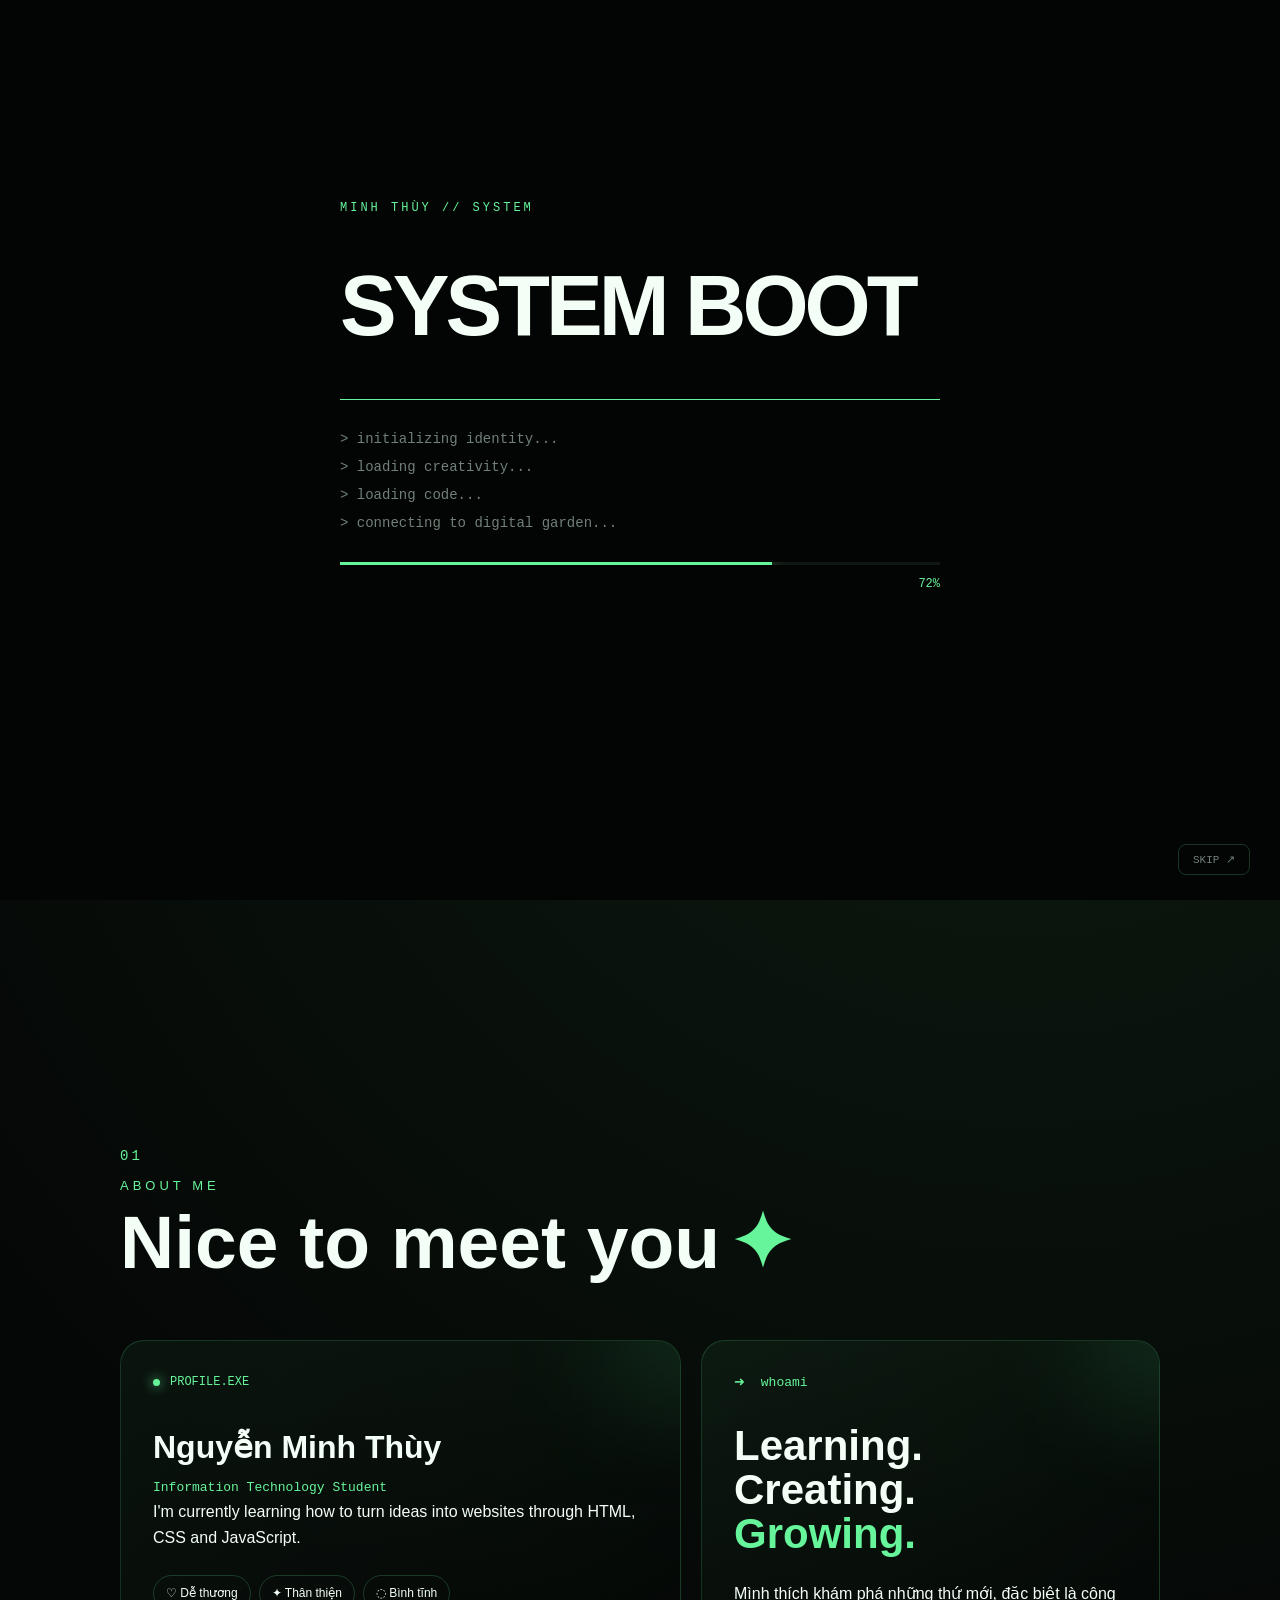
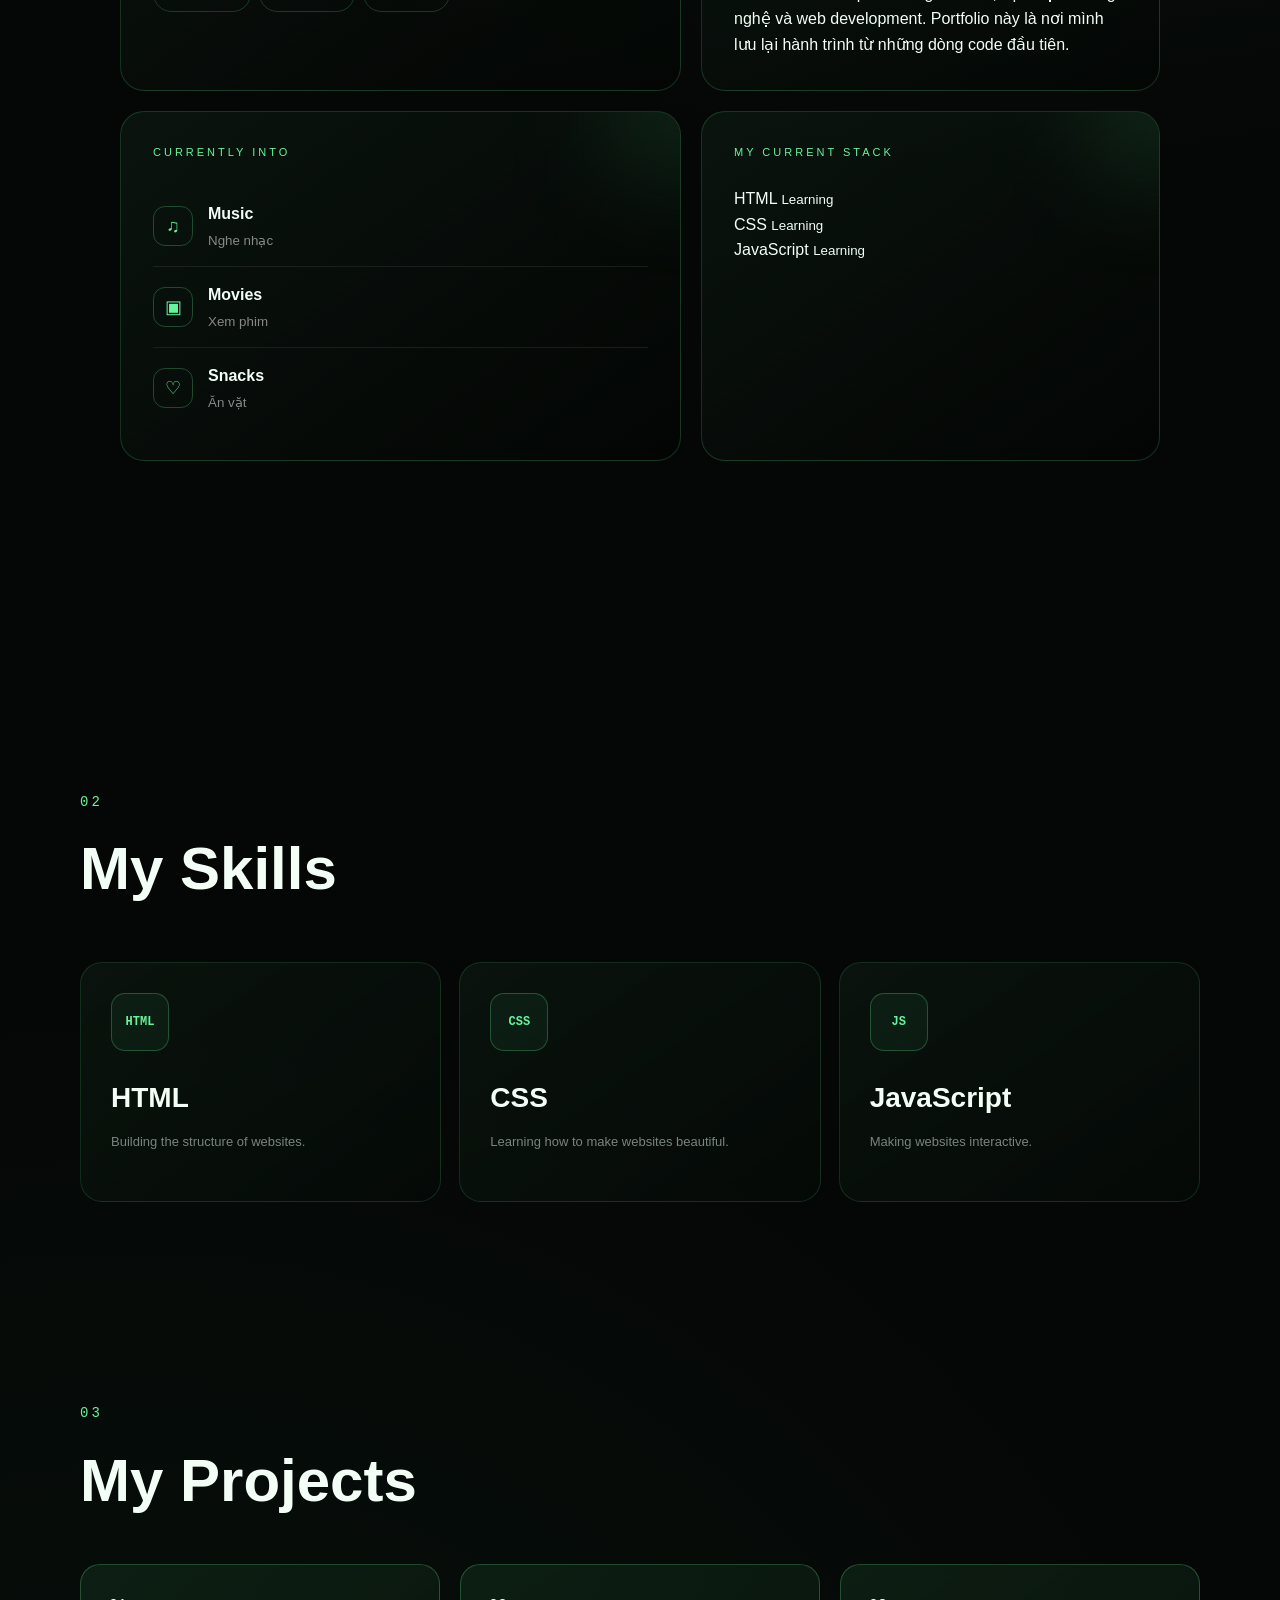
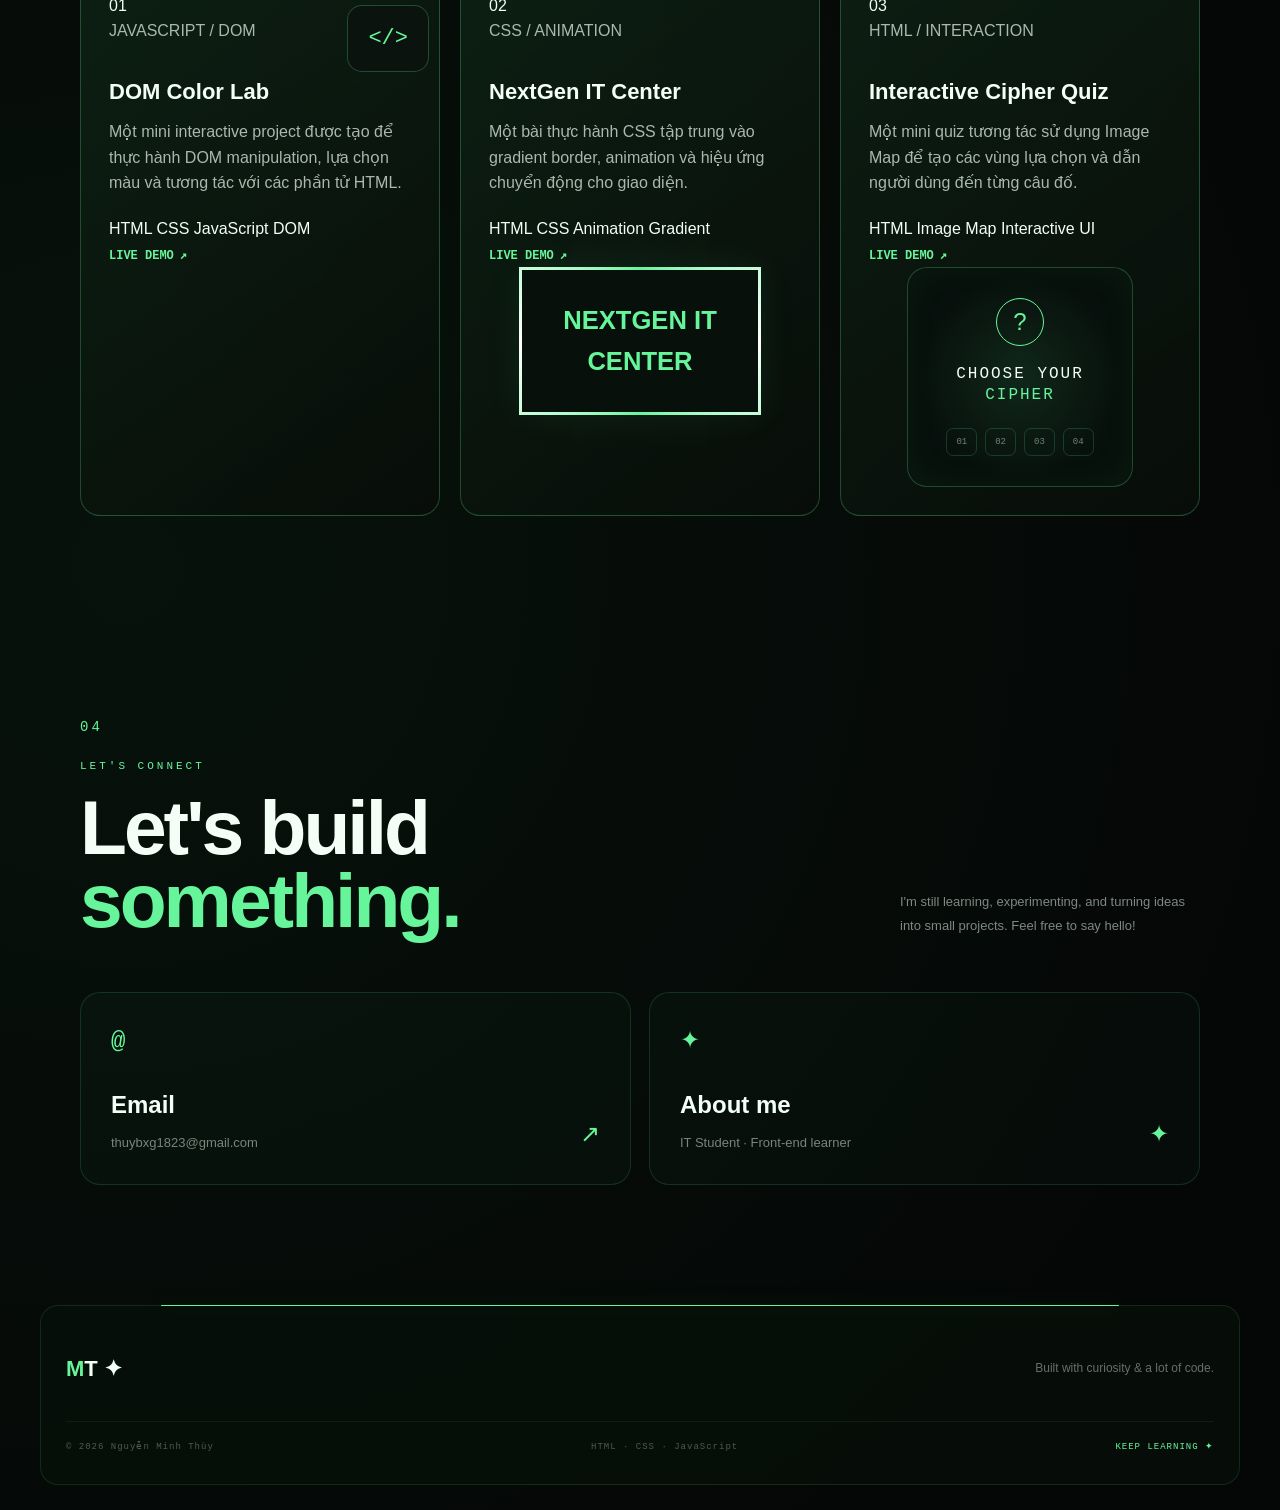
<file: PORTFOLIO/index.html>
<!DOCTYPE html>
<html lang="vi">
<head>
    <meta charset="UTF-8">
    <meta name="viewport" content="width=device-width, initial-scale=1.0">
    <title>Nguyễn Minh Thùy | Portfolio</title>
    <link rel="stylesheet" href="style.css">
</head>
<body>

    <!-- BOOT SEQUENCE -->
    <div id="bootScreen">

        <div class="boot-content">

            <div class="boot-label">MINH THÙY // SYSTEM</div>

            <div class="boot-title">
                SYSTEM BOOT
            </div>

            <div class="boot-line"></div>

            <div class="boot-status">
                <p>> initializing identity...</p>
                <p>> loading creativity...</p>
                <p>> loading code...</p>
                <p>> connecting to digital garden...</p>
            </div>

            <div class="boot-progress">
                <div id="progressBar"></div>
            </div>

            <div id="bootPercent">0%</div>

            <div id="bootWelcome">
                WELCOME, <span>MINH THÙY.</span>
            </div>

        </div>

        <button id="skipBoot">SKIP ↗</button>

    </div>
    <canvas id="particleCanvas"></canvas>
    <!-- THANH ĐIỀU HƯỚNG -->
    <header>
        <div class="logo">MT<span>✦</span></div>
        <nav>
            <a href="#home">Home</a>
            <a href="#about">About</a>
            <a href="#skills">Skills</a>
            <a href="#projects">Projects</a>
            <a href="#contact">Contact</a>
        </nav>
    </header>
    <!-- TRANG CHÍNH -->
    <main>
        <!-- HERO -->
        <section id="home" class="hero">

    <!-- BÊN TRÁI: TOÀN BỘ PHẦN CHỮ -->
    <div class="hero-text hero-reveal">

        <p class="hello">HELLO, I'M ✦</p>

        <h1 class="hero-name">
            <span class="n1">Nguyễn</span><br>
            <span class="n2">Minh Thùy</span>
        </h1>

        <p class="subtitle hero-subtitle">
            Information Technology Student
        </p>

        <p class="description hero-description">
            Learning. Creating. Growing.
            <br>
            One line of code at a time.
        </p>

    </div>


    <!-- BÊN PHẢI: AVATAR -->
    <div class="hero-art">

        <div class="avatar-glow"></div>

        <div class="avatar-frame">
            <img src="avt.png" alt="Minh Thùy">
        </div>

        <div class="orbit orbit-1">
            &lt;/&gt;
        </div>

        <div class="orbit orbit-2">
            JS
        </div>

        <div class="orbit orbit-3">
            ♡
        </div>

        <div class="sparkle">✦</div>
        <div class="sparkle two">✧</div>

    </div>


    <!-- NÚT: NẰM DƯỚI CẢ HAI -->
    <div class="buttons">

        <a href="#about" class="btn primary">
            Explore my world →
        </a>

        <a href="#projects" class="btn">
            View projects
        </a>

    </div>

</section>
        <!-- ABOUT -->
        <section id="about" class="section">
            <section id="about" class="about-section">

    <div class="section-heading">
        <span class="section-number">01</span>
        <p>ABOUT ME</p>
        <h2>Nice to meet you<span>✦</span></h2>
    </div>


    <div class="about-grid">

        <!-- PROFILE -->
        <div class="about-profile reveal-card">

            <div class="profile-top">
                <div class="status-dot"></div>
                <span>PROFILE.EXE</span>
            </div>

            <h3>Nguyễn Minh Thùy</h3>

            <p class="profile-role">
                Information Technology Student
            </p>

            <p>
                I'm currently learning how to turn ideas
                into websites through HTML, CSS and JavaScript.
            </p>

            <div class="personality-tags">
                <span>♡ Dễ thương</span>
                <span>✦ Thân thiện</span>
                <span>◌ Bình tĩnh</span>
            </div>

        </div>


        <!-- INTRO -->
        <div class="about-intro reveal-card">

            <div class="terminal-line">
                <span>➜</span>
                whoami
            </div>

            <h3>
                Learning.
                <br>
                Creating.
                <br>
                <span>Growing.</span>
            </h3>

            <p>
                Mình thích khám phá những thứ mới,
                đặc biệt là công nghệ và web development.
                Portfolio này là nơi mình lưu lại hành trình
                từ những dòng code đầu tiên.
            </p>

        </div>


        <!-- INTERESTS -->
        <div class="about-interests reveal-card">

            <p class="mini-title">CURRENTLY INTO</p>

            <div class="interest">
                <span class="interest-icon">♫</span>
                <div>
                    <strong>Music</strong>
                    <small>Nghe nhạc</small>
                </div>
            </div>

            <div class="interest">
                <span class="interest-icon">▣</span>
                <div>
                    <strong>Movies</strong>
                    <small>Xem phim</small>
                </div>
            </div>

            <div class="interest">
                <span class="interest-icon">♡</span>
                <div>
                    <strong>Snacks</strong>
                    <small>Ăn vặt</small>
                </div>
            </div>

        </div>


        <!-- SKILL LEVEL -->
        <div class="about-skills reveal-card">

            <p class="mini-title">MY CURRENT STACK</p>

            <div class="skill-row">
                <div>
                    <span>HTML</span>
                    <small>Learning</small>
                </div>

                <div class="skill-bar">
                    <span style="width: 72%"></span>
                </div>
            </div>


            <div class="skill-row">
                <div>
                    <span>CSS</span>
                    <small>Learning</small>
                </div>

                <div class="skill-bar">
                    <span style="width: 58%"></span>
                </div>
            </div>


            <div class="skill-row">
                <div>
                    <span>JavaScript</span>
                    <small>Learning</small>
                </div>

                <div class="skill-bar">
                    <span style="width: 40%"></span>
                </div>
            </div>

        </div>

    </div>

</section>
        </section>
        <!-- SKILLS -->
        <section id="skills" class="section reveal">
            <p class="section-number">02</p>
            <h2>My Skills</h2>
            <div class="skills">
                <div class="skill-card">
                    <div class="skill-icon">HTML</div>
                    <h3>HTML</h3>
                    <p>Building the structure of websites.</p>
                </div>
                <div class="skill-card">
                    <div class="skill-icon">CSS</div>
                    <h3>CSS</h3>
                    <p>Learning how to make websites beautiful.</p>
                </div>
                <div class="skill-card">
                    <div class="skill-icon">JS</div>
                    <h3>JavaScript</h3>
                    <p>Making websites interactive.</p>
                </div>
            </div>
        </section>
        <!-- PROJECTS -->
        <section id="projects" class="section reveal">
            <p class="section-number">03</p>
            <h2>My Projects</h2>
            <div class="projects">
                <div class="project-card featured-project">

    <div class="project-number">01</div>

    <div class="project-content">

        <p class="project-type">
            JAVASCRIPT / DOM
        </p>

        <h3>DOM Color Lab</h3>

        <p>
            Một mini interactive project được tạo để
            thực hành DOM manipulation, lựa chọn màu
            và tương tác với các phần tử HTML.
        </p>

        <div class="project-tech">
            <span>HTML</span>
            <span>CSS</span>
            <span>JavaScript</span>
            <span>DOM</span>
        </div>

        <a
            href="projects/color-lab/index.html"
            class="project-link"
            target="_blank"
        >
            LIVE DEMO
            <span>↗</span>
        </a>

    </div>

    <div class="project-preview">

        <div class="preview-glow"></div>

        <div class="mini-window">

            <div class="mini-top">
                <span></span>
                <span></span>
                <span></span>
            </div>

        </div>

        <div class="floating-code">
            &lt;/&gt;
        </div>

    </div>

</div>
                <div class="project-card nextgen-project">

    <div class="project-number">02</div>

    <div class="project-content">

        <p class="project-type">
            CSS / ANIMATION
        </p>

        <h3>NextGen IT Center</h3>

        <p>
            Một bài thực hành CSS tập trung vào
            gradient border, animation và hiệu ứng
            chuyển động cho giao diện.
        </p>

        <div class="project-tech">
            <span>HTML</span>
            <span>CSS</span>
            <span>Animation</span>
            <span>Gradient</span>
        </div>

        <a
            href="projects/border/unit4.html"
            class="project-link"
            target="_blank"
        >
            LIVE DEMO
            <span>↗</span>
        </a>

    </div>

    <div class="project-preview nextgen-preview">

        <div class="nextgen-card">
            NEXTGEN IT CENTER
        </div>

    </div>

</div>
                <div class="project-card">

    <div class="project-number">03</div>

    <div class="project-content">

        <p class="project-type">
            HTML / INTERACTION
        </p>

        <h3>Interactive Cipher Quiz</h3>

        <p>
            Một mini quiz tương tác sử dụng
            Image Map để tạo các vùng lựa chọn
            và dẫn người dùng đến từng câu đố.
        </p>

        <div class="project-tech">
            <span>HTML</span>
            <span>Image Map</span>
            <span>Interactive UI</span>
        </div>

        <a
            href="projects/mat-thu/Đố vui.html"
            class="project-link"
            target="_blank"
        >
            LIVE DEMO
            <span>↗</span>
        </a>

    </div>

    <div class="project-preview cipher-preview">

        <div class="cipher-card">

            <div class="cipher-symbol">?</div>

            <div class="cipher-title">
                CHOOSE YOUR<br>
                <span>CIPHER</span>
            </div>

            <div class="cipher-options">
                <span>01</span>
                <span>02</span>
                <span>03</span>
                <span>04</span>
            </div>

        </div>

    </div>

</div>
            </div>
        </section>
        <!-- CONTACT -->
        <!-- CONTACT -->

<section id="contact" class="section contact-section reveal">

    <p class="section-number">04</p>

    <div class="contact-header">
        <div>
            <p class="contact-label">LET'S CONNECT</p>

            <h2>
                Let's build
                <span>something.</span>
            </h2>
        </div>

        <p class="contact-intro">
            I'm still learning, experimenting,
            and turning ideas into small projects.
            Feel free to say hello!
        </p>
    </div>


    <div class="contact-grid">

        <a
            href="mailto:your-email@gmail.com"
            class="contact-card"
        >
            <div>
                <span class="contact-icon">@</span>

                <h3>Email</h3>

                <p>
                    thuybxg1823@gmail.com
                </p>
            </div>

            <span class="contact-arrow">↗</span>
        </a>


        <div class="contact-card">

            <div>
                <span class="contact-icon">✦</span>

                <h3>About me</h3>

                <p>
                    IT Student · Front-end learner
                </p>
            </div>

            <span class="contact-arrow">✦</span>

        </div>

    </div>

</section>
    </main>
    <!-- FOOTER -->
     <footer class="footer">

    <div class="footer-top">
        <span>MT ✦</span>

        <p>
            Built with curiosity & a lot of code.
        </p>
    </div>

    <div class="footer-bottom">
        <span>© 2026 Nguyễn Minh Thùy</span>

        <span>
            HTML · CSS · JavaScript
        </span>

        <span>KEEP LEARNING ✦</span>
    </div>

</footer>
    <script src="script.js"></script>
    
</body>
</html>
</file>
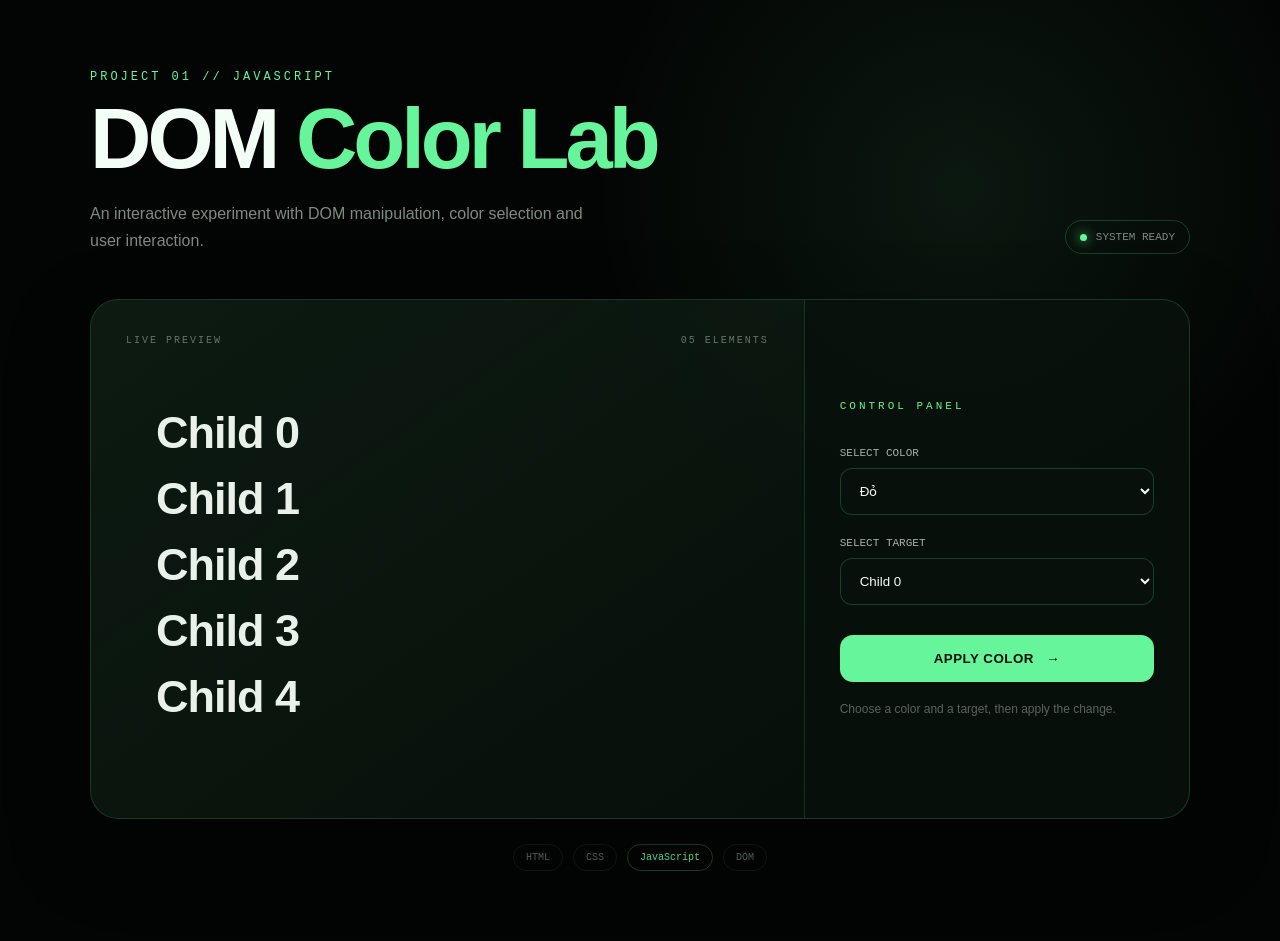
<file: PORTFOLIO/projects/color-lab/index.html>
<!DOCTYPE html>
<html lang="vi">

<head>
    <meta charset="UTF-8">

    <meta
        name="viewport"
        content="width=device-width, initial-scale=1.0"
    >

    <title>DOM Color Lab — Minh Thùy</title>

    <link rel="stylesheet" href="style.css">
</head>

<body>

    <main class="lab">

        <header class="lab-header">

            <div>
                <p class="eyebrow">PROJECT 01 // JAVASCRIPT</p>

                <h1>DOM <span>Color Lab</span></h1>

                <p class="intro">
                    An interactive experiment with DOM manipulation,
                    color selection and user interaction.
                </p>
            </div>

            <div class="status">
                <span></span>
                SYSTEM READY
            </div>

        </header>


        <section class="lab-card">

            <!-- KHU VỰC HIỂN THỊ -->

            <div class="preview">

                <div class="preview-top">
                    <span>LIVE PREVIEW</span>
                    <span>05 ELEMENTS</span>
                </div>

                <div id="boxA" class="children">

                    <h3>Child 0</h3>
                    <h3>Child 1</h3>
                    <h3>Child 2</h3>
                    <h3>Child 3</h3>
                    <h3>Child 4</h3>

                </div>

            </div>


            <!-- BẢNG ĐIỀU KHIỂN -->

            <div class="controls">

                <p class="control-label">
                    CONTROL PANEL
                </p>


                <label for="ids">
                    SELECT COLOR
                </label>

                <select id="ids">

                    <option value="red">
                        Đỏ
                    </option>

                    <option value="blue">
                        Xanh Dương
                    </option>

                    <option value="#CC66FF">
                        Tím
                    </option>

                    <option value="orange">
                        Cam
                    </option>

                    <option value="green">
                        Xanh Lá
                    </option>

                </select>


                <label for="idtt">
                    SELECT TARGET
                </label>

                <select id="idtt">

    <option value="0">
        Child 0
    </option>

    <option value="1">
        Child 1
    </option>

    <option value="2">
        Child 2
    </option>

    <option value="3">
        Child 3
    </option>

    <option value="4">
        Child 4
    </option>

</select>


                <button
                    id="applyBtn"
                    onclick="child()"
                >
                    APPLY COLOR
                    <span>→</span>
                </button>


                <div class="hint">
                    Choose a color and a target,
                    then apply the change.
                </div>

            </div>

        </section>


        <footer class="lab-footer">
            

            <div>
                HTML
            </div>

            <div>
                CSS
            </div>

            <div class="active">
                JavaScript
            </div>

            <div>
                DOM
            </div>

        </footer>

    </main>


    <script src="script.js"></script>

</body>

</html>
</file>
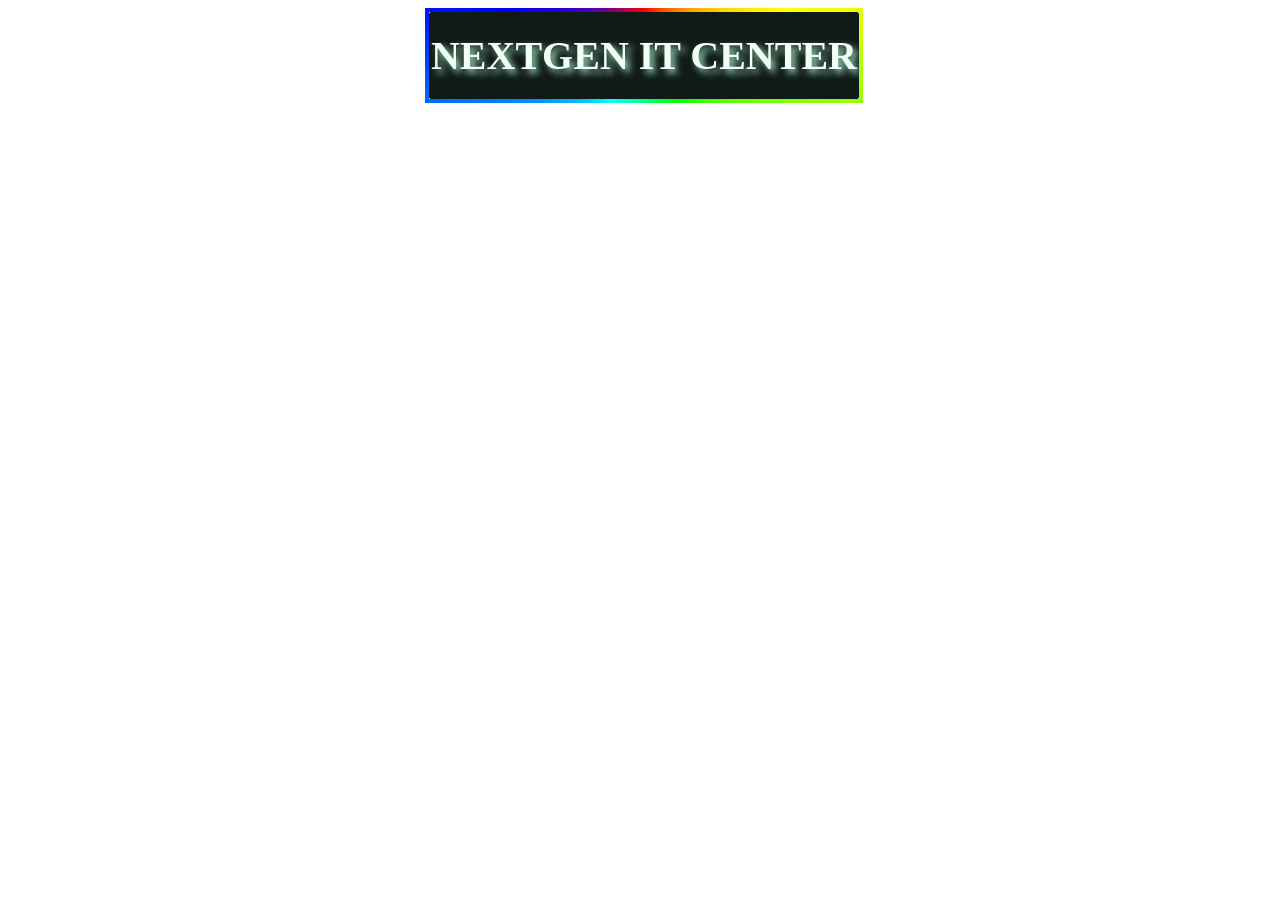
<file: PORTFOLIO/projects/border/unit4.html>
<!DOCTYPE html>
<html lang="en">
<head>
    <meta charset="UTF-8">
    <meta name="viewport" content="width=device-width, initial-scale=1.0">
    <link rel="stylesheet" href="./unit4.css">
    <title>Document</title>
</head>
<body>
    <div class="box-card">NEXTGEN IT CENTER</div>
</body>
</html>
</file>
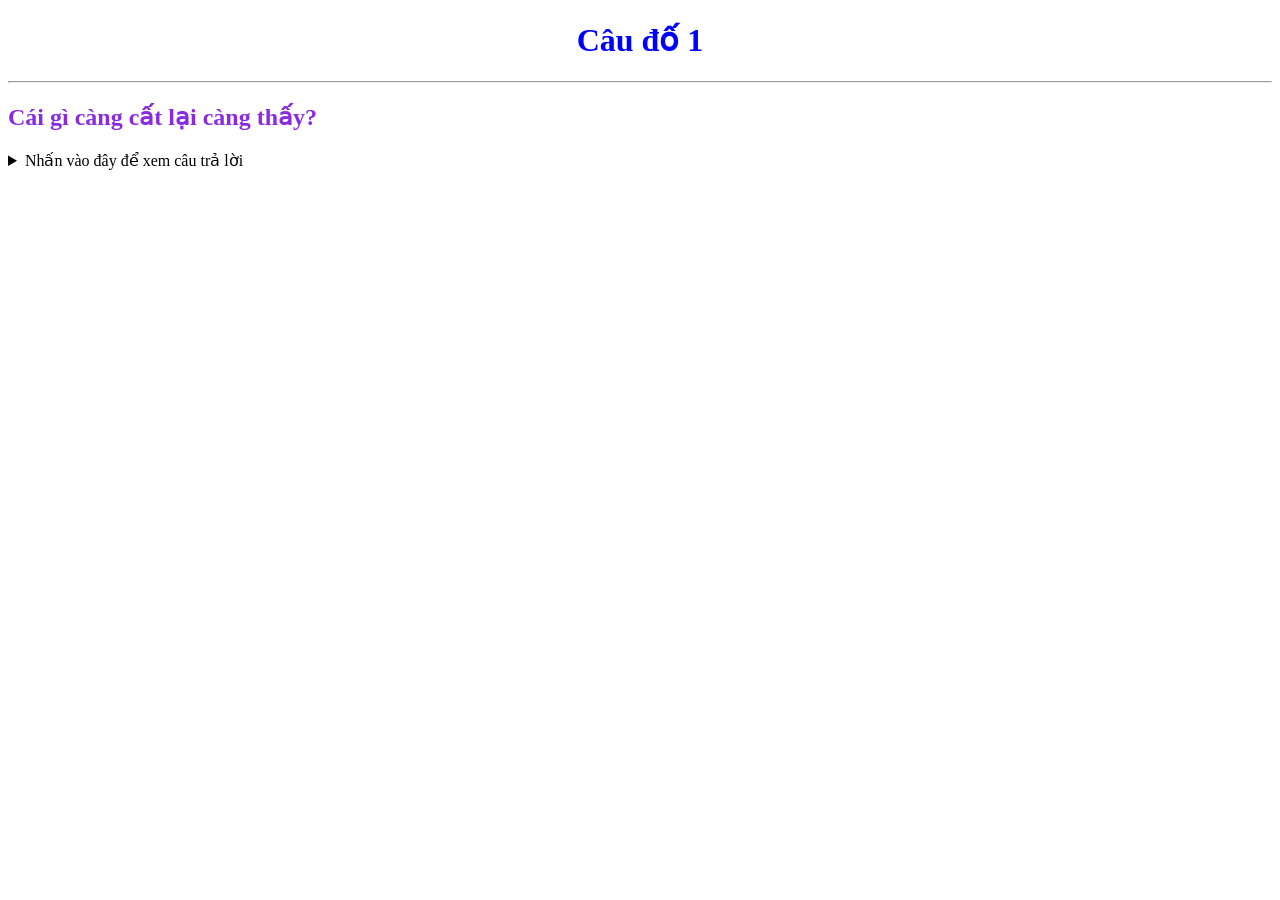
<file: PORTFOLIO/projects/mat-thu/C1.html>
<!DOCTYPE html>
<html lang="en">
<head>
    <meta charset="UTF-8">
    <meta name="viewport" content="width=device-width, initial-scale=1.0">
    <title>Mật thư 1</title>
</head>
<body>
    <h1 style="color:blue"><center>Câu đố 1</center></h1>
    <hr/>
    <h2 style="color:blueviolet">Cái gì càng cất lại càng thấy?</h2>
    <details>
    <summary>Nhấn vào đây để xem câu trả lời</summary>
    <p><big>Căn nhà</big></p>
    <img src="nhà.jpg"alt="Ảnh ngôi nhà"style="width:330px;height:230"
    </details>
</body>
</html>
</file>
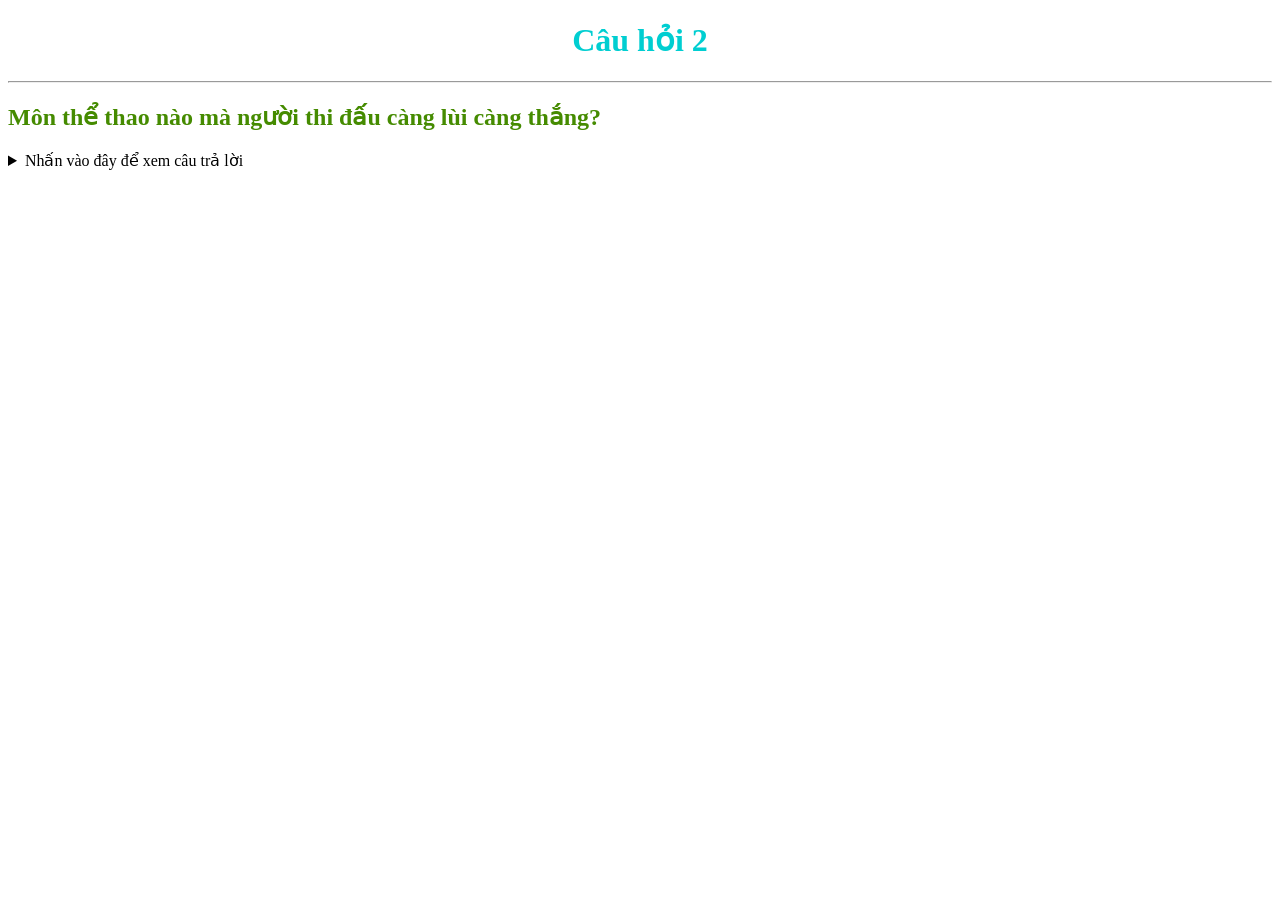
<file: PORTFOLIO/projects/mat-thu/C2.html>
<!DOCTYPE html>
<html lang="en">
<head>
    <meta charset="UTF-8">
    <meta name="viewport" content="width=device-width, initial-scale=1.0">
    <title>Mật thư 2</title>
</head>
<body>
    <h1 style="color:#00CED1"><center>Câu hỏi 2</center></h1>
    <hr/>
    <h2 style="color:#458B00">Môn thể thao nào mà người thi đấu càng lùi càng thắng?</h2>
    <details>
    <summary>Nhấn vào đây để xem câu trả lời</summary>
    <p><big>Kéo co</big></p>
    <img src="kéo co.jpg"alt="Ảnh kéo co"style="width:330px;height:230"
    </details>
</body>
</html>
</file>
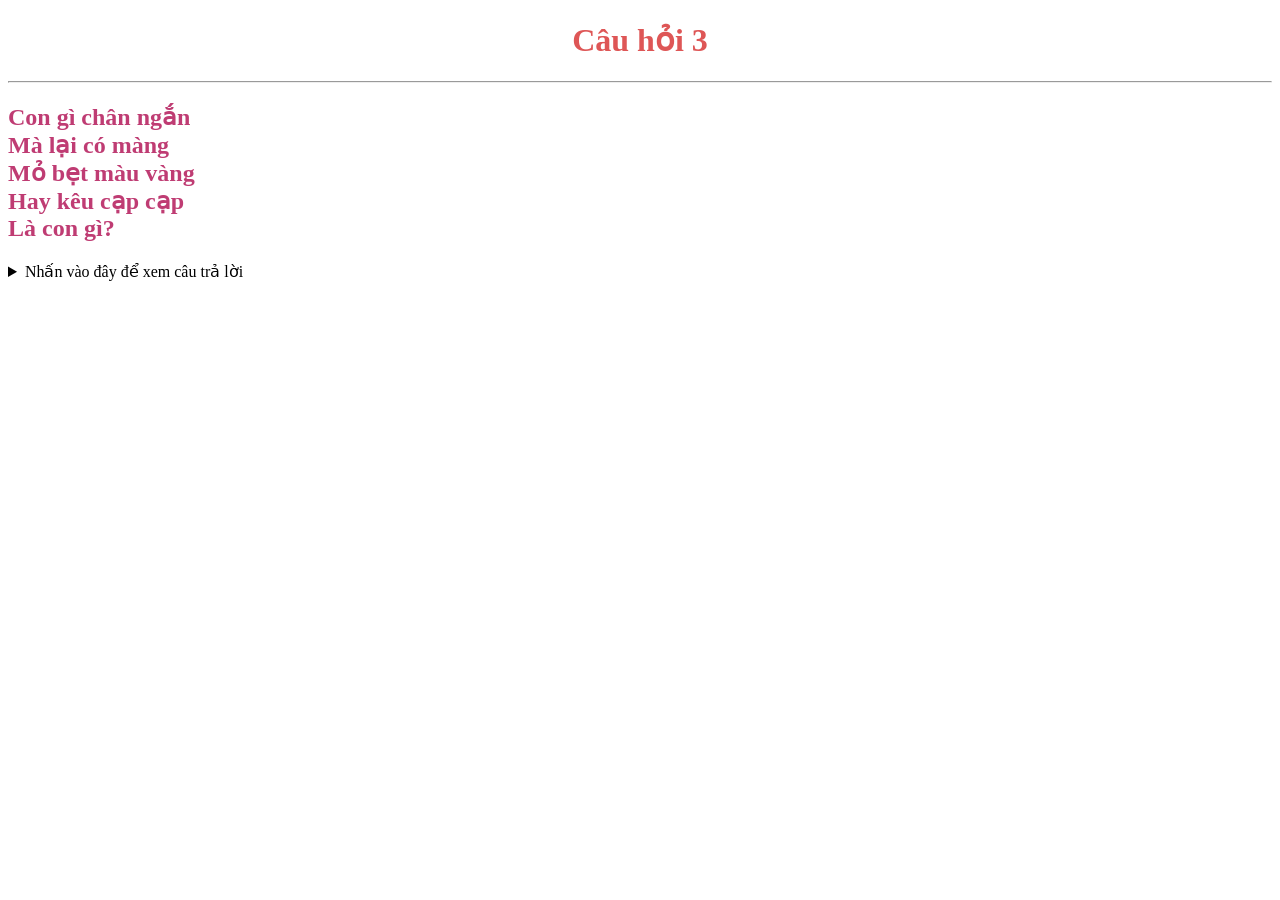
<file: PORTFOLIO/projects/mat-thu/C3.html>
<!DOCTYPE html>
<html lang="en">
<head>
    <meta charset="UTF-8">
    <meta name="viewport" content="width=device-width, initial-scale=1.0">
    <title>Mật thư 3</title>
</head>
<body>
    <h1 style="color:#de5656"><center>Câu hỏi 3</center></h1>
    <hr/>
    <h2 style="color:#bf3c73">Con gì chân ngắn<br>
                                Mà lại có màng<br>
                                Mỏ bẹt màu vàng<br>
                                Hay kêu cạp cạp<br>
                                Là con gì?<br></h2>
    <details>
    <summary>Nhấn vào đây để xem câu trả lời</summary>
    <p><big>Con vịt</big></p>
    <img src="vịt.jpg"alt="Ảnh con thỏ"style="width:330px;height:230"
    </details>
</body>
</html>
</file>
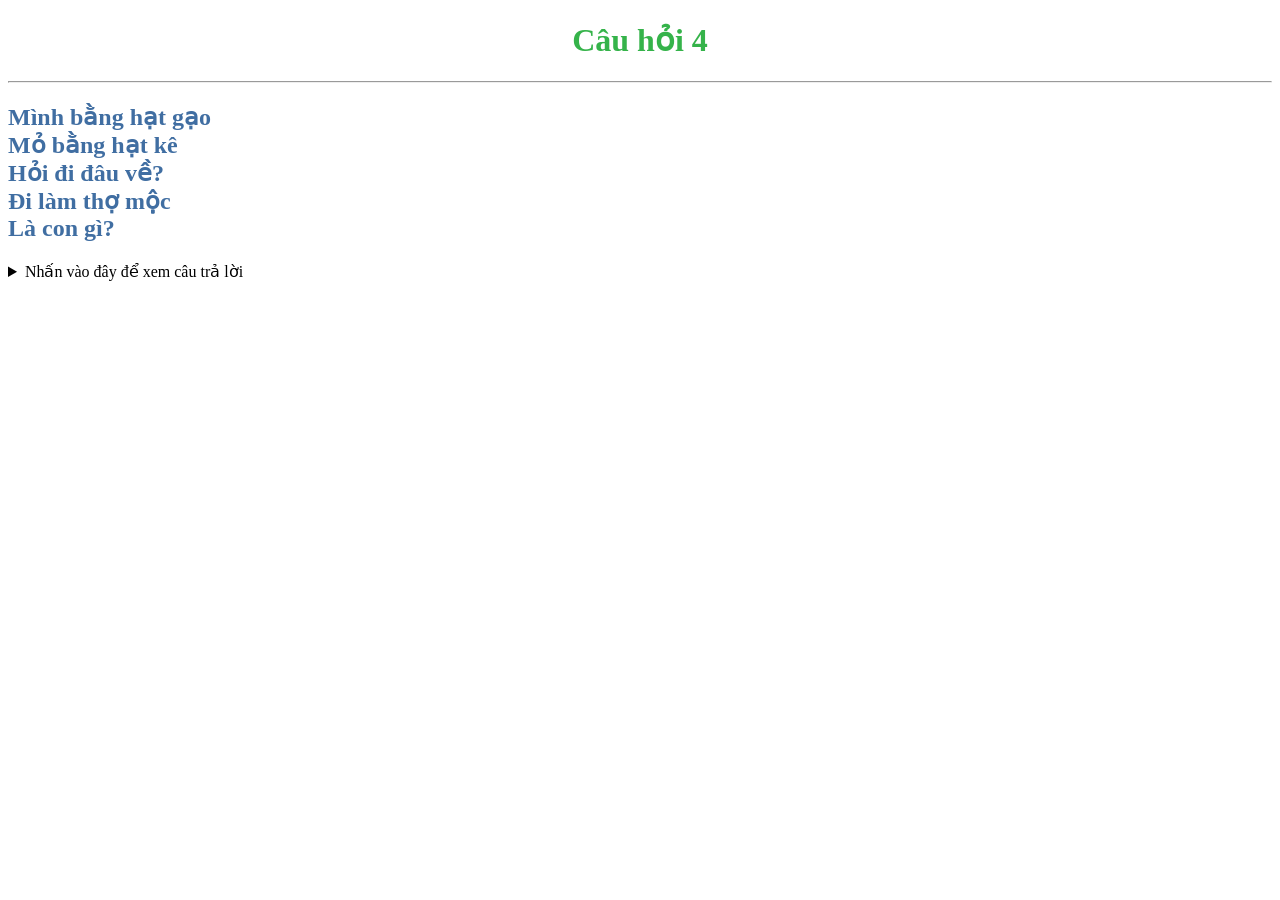
<file: PORTFOLIO/projects/mat-thu/C4.html>
<!DOCTYPE html>
<html lang="en">
<head>
    <meta charset="UTF-8">
    <meta name="viewport" content="width=device-width, initial-scale=1.0">
    <title>Mật thư 4</title>
</head>
<body>
    <h1 style="color:#35b34a"><center>Câu hỏi 4</center></h1>
    <hr/>
    <h2 style="color:#406ea2">Mình bằng hạt gạo<br>
                                Mỏ bằng hạt kê<br>
                                Hỏi đi đâu về?<br>
                                Đi làm thợ mộc<br>
                                Là con gì?<br></h2>
    <details>
    <summary>Nhấn vào đây để xem câu trả lời</summary>
    <p><big>Con mọt</big></p>
    <img src="mọt.jpg"alt="Ảnh con mọt"style="width:330px;height:230"
    </details>
</body>
</html>
</file>
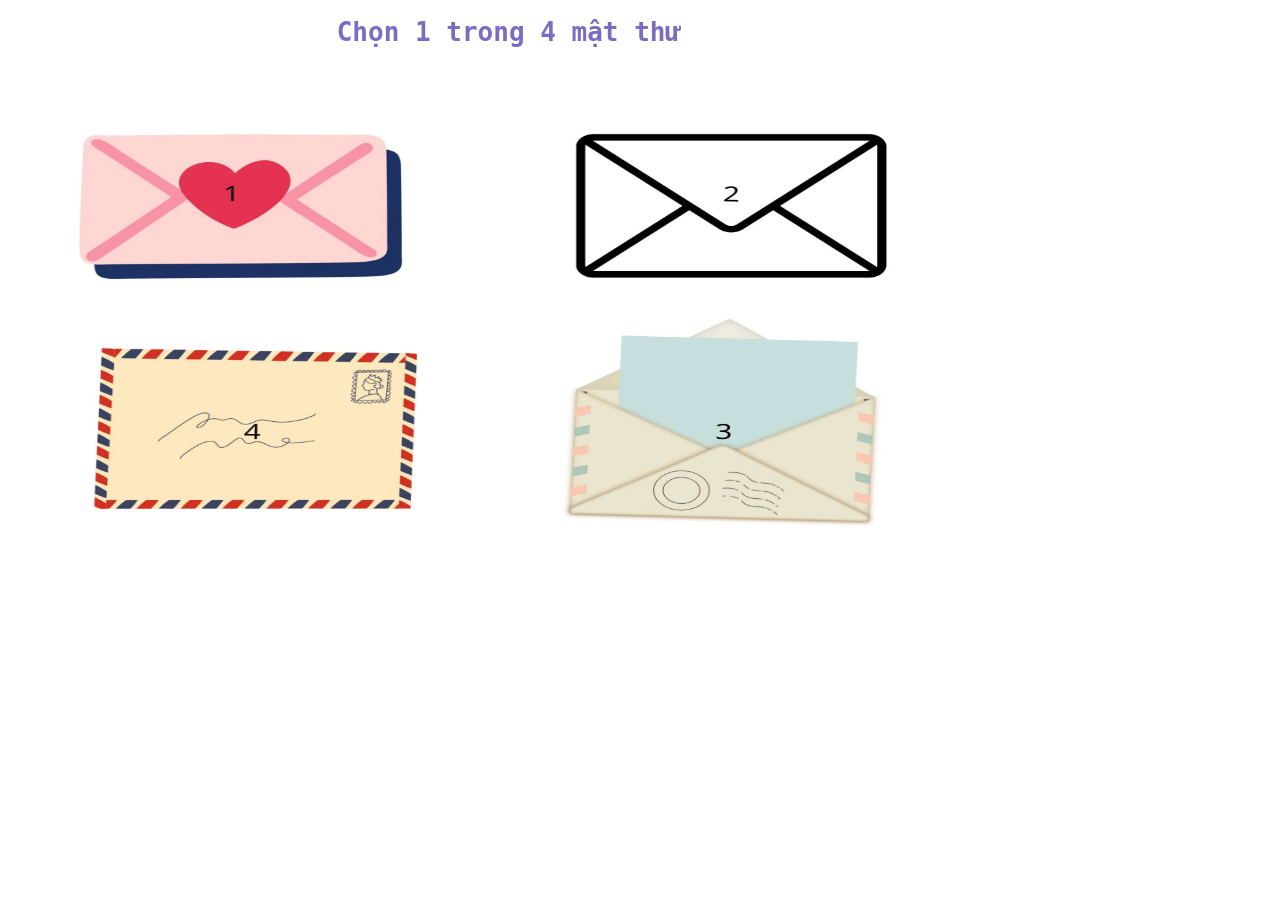
<file: PORTFOLIO/projects/mat-thu/Đố vui.html>
<!DOCTYPE html>
<html lang="en">
<head>
    <meta charset="UTF-8">
    <meta name="viewport" content="width=device-width, initial-scale=1.0">
    <title>Đố Vui</title>
</head>
<body>
    <pre><h1 style="color:rgb(123, 108, 194)">                     Chọn 1 trong 4 mật thư</h1></pre>
        <img src="matthu.jpg" usemap="#cau-hoi" alt="Câu đố"style="width:1000px;height:500px">
    <map name="cau-hoi">
        <area shape="rect" coords="100,100,400,200" href="C1.html" alt="Câu 1">
        <area shape="rect" coords="500,80,890,200" href="C2.html" alt="Câu 2">
        <area shape="rect" coords="550,250,870,450" href="C3.html" alt="Câu 3">
        <area shape="rect" coords="100,250,400,450" href="C4.html" alt="Câu 4">
    </map>
</body>
</html>
</file>
<file: PORTFOLIO/style.css>
/* =========================
   CƠ BẢN
========================= */

* {
    margin: 0;
    padding: 0;
    box-sizing: border-box;
    scroll-behavior: smooth;
}

:root {
    --black: #050706;
    --dark: #0a100d;
    --green: #67f59b;
    --green-dark: #173b27;
    --white: #f3fff6;
    --gray: #aab8af;
    --border: rgba(103, 245, 155, 0.25);
}

body {
    background:
        radial-gradient(circle at 80% 10%, rgba(70, 180, 100, 0.12), transparent 30%),
        radial-gradient(circle at 10% 80%, rgba(30, 150, 80, 0.08), transparent 30%),
        var(--black);

    color: var(--white);
    font-family: Arial, Helvetica, sans-serif;
    line-height: 1.6;
    overflow-x: hidden;
}


/* =========================
   THANH MENU
========================= */

header {
    position: sticky;
    top: 15px;
    z-index: 1000;

    width: calc(100% - 50px);
    max-width: 1200px;
    margin: 15px auto;

    padding: 16px 25px;

    display: flex;
    justify-content: space-between;
    align-items: center;

    background: rgba(5, 7, 6, 0.8);
    backdrop-filter: blur(15px);

    border: 1px solid var(--border);
    border-radius: 20px;
}

.logo {
    font-size: 24px;
    font-weight: bold;
    letter-spacing: 2px;
}

.logo span {
    color: var(--green);
}

nav {
    display: flex;
    gap: 28px;
}

nav a {
    color: var(--gray);
    text-decoration: none;
    font-size: 14px;

    transition: 0.3s;
}

nav a:hover {
    color: var(--green);
}


/* =========================
   HERO
========================= */

.hero {
    min-height: 90vh;
    max-width: 1200px;

    margin: auto;
    padding: 80px 40px;

    display: flex;
    align-items: center;
    justify-content: space-between;
    gap: 60px;
}

.hero-text {
    max-width: 600px;
}

.hello {
    color: var(--green);
    letter-spacing: 4px;
    font-size: 14px;
    margin-bottom: 15px;
}

h1 {
    font-size: clamp(55px, 8vw, 100px);
    line-height: 0.95;
    letter-spacing: -4px;
}

h1 span {
    color: var(--green);
}

.subtitle {
    margin-top: 25px;
    font-size: 20px;
    font-weight: bold;
}

.description {
    color: var(--gray);
    margin-top: 15px;
    font-size: 17px;
}

.buttons {
    display: flex;
    gap: 15px;
    margin-top: 30px;
}

.btn {
    display: inline-block;

    padding: 13px 22px;

    color: var(--white);
    text-decoration: none;

    border: 1px solid var(--border);
    border-radius: 12px;

    transition: 0.3s;
}

.btn:hover {
    transform: translateY(-4px);
    border-color: var(--green);
}

.btn.primary {
    background: var(--green);
    color: #061009;
    font-weight: bold;
}


/* =========================
   AVATAR
========================= */

.hero-art {
    position: relative;

    width: 420px;
    height: 420px;

    display: flex;
    justify-content: center;
    align-items: center;
}

.avatar-placeholder {
    width: 330px;
    height: 330px;

    display: flex;
    justify-content: center;
    align-items: center;

    font-size: 120px;

    background:
        radial-gradient(circle, #163d25, #071009);

    border: 1px solid var(--green);
    border-radius: 50%;

    box-shadow:
        0 0 40px rgba(103, 245, 155, 0.2),
        inset 0 0 50px rgba(103, 245, 155, 0.08);
}

.floating-code {
    position: absolute;

    top: 40px;
    right: 10px;

    padding: 15px 20px;

    color: var(--green);

    background: #0b130e;
    border: 1px solid var(--border);
    border-radius: 15px;

    font-family: monospace;
    font-size: 22px;

    animation: float 3s ease-in-out infinite;
}

.sparkle {
    position: absolute;
    color: var(--green);
    font-size: 35px;
    top: 80px;
    left: 10px;

    animation: twinkle 2s infinite;
}

.sparkle.two {
    top: auto;
    left: auto;
    right: 30px;
    bottom: 60px;
}

@keyframes float {
    0%, 100% {
        transform: translateY(0);
    }

    50% {
        transform: translateY(-12px);
    }
}

@keyframes twinkle {
    0%, 100% {
        opacity: 0.3;
        transform: scale(0.8);
    }

    50% {
        opacity: 1;
        transform: scale(1.2);
    }
}


/* =========================
   SECTION
========================= */

.section {
    max-width: 1200px;
    margin: auto;
    padding: 100px 40px;
}

.section-number {
    color: var(--green);
    font-family: monospace;
    font-size: 14px;
    letter-spacing: 3px;
}

h2 {
    font-size: clamp(35px, 5vw, 60px);
    margin: 8px 0 35px;
}


/* =========================
   ABOUT
========================= */

.about-card {
    display: grid;
    grid-template-columns: 1.5fr 1fr;
    gap: 30px;

    padding: 35px;

    background: rgba(10, 20, 14, 0.65);
    border: 1px solid var(--border);
    border-radius: 25px;
}

.about-card p {
    color: var(--gray);
    font-size: 17px;
    margin-bottom: 18px;
}

.about-card strong {
    color: var(--green);
}

.quote {
    display: flex;
    align-items: center;
    justify-content: center;

    padding: 30px;

    color: var(--green);
    font-size: 22px;
    text-align: center;

    border-left: 1px solid var(--border);
}


/* =========================
   SKILLS
========================= */

.skills {
    display: grid;
    grid-template-columns: repeat(3, 1fr);
    gap: 20px;
}

.skill-card {
    padding: 30px;

    background: #09110c;
    border: 1px solid var(--border);
    border-radius: 20px;

    transition: 0.3s;
}

.skill-card:hover {
    transform: translateY(-8px);
    border-color: var(--green);

    box-shadow: 0 15px 40px rgba(103, 245, 155, 0.08);
}

.skill-icon {
    display: inline-block;

    padding: 8px 12px;
    margin-bottom: 20px;

    background: var(--green);
    color: #061009;

    border-radius: 8px;

    font-weight: bold;
}

.skill-card h3 {
    margin-bottom: 8px;
}

.skill-card p {
    color: var(--gray);
}


/* =========================
   PROJECTS
========================= */

.projects {
    display: grid;
    grid-template-columns: repeat(3, 1fr);
    gap: 20px;
}

.project-card {
    position: relative;

    min-height: 230px;
    padding: 28px;

    background:
        linear-gradient(145deg, rgba(20, 50, 30, 0.5), #080d09);

    border: 1px solid var(--border);
    border-radius: 20px;

    transition: 0.3s;
}

.project-card:hover {
    transform: translateY(-8px);
    border-color: var(--green);
}

.project-card > span {
    color: var(--green);
    font-family: monospace;
}

.project-card h3 {
    margin: 30px 0 10px;
    font-size: 22px;
}

.project-card p {
    color: var(--gray);
    margin-bottom: 20px;
}

.project-card small {
    color: var(--green);
}


/* =========================
   CONTACT
========================= */

.contact {
    text-align: center;
}

.contact p {
    color: var(--gray);
}

.hello-button {
    margin-top: 25px;

    padding: 14px 25px;

    border: none;
    border-radius: 12px;

    background: var(--green);
    color: #061009;

    font-size: 16px;
    font-weight: bold;

    cursor: pointer;

    transition: 0.3s;
}

.hello-button:hover {
    transform: scale(1.05);
}


/* =========================
   FOOTER
========================= */

footer {
    margin: 0 25px 20px;
    padding: 30px 25px;

    text-align: center;

    color: var(--gray);

    border: 1px solid var(--border);
    border-radius: 18px;

    background: rgba(7, 16, 10, 0.6);
}


/* =========================
   ĐIỆN THOẠI
========================= */

@media (max-width: 800px) {

    header {
        width: calc(100% - 20px);
    }

    nav {
        gap: 12px;
    }

    nav a {
        font-size: 12px;
    }

    .hero {
        flex-direction: column;
        text-align: center;
        padding-top: 60px;
    }

    .buttons {
        justify-content: center;
        flex-wrap: wrap;
    }

    .hero-art {
        width: 300px;
        height: 300px;
    }

    .avatar-placeholder {
        width: 240px;
        height: 240px;
        font-size: 80px;
    }

    .about-card {
        grid-template-columns: 1fr;
    }

    .quote {
        border-left: none;
        border-top: 1px solid var(--border);
        padding-top: 25px;
    }

    .skills,
    .projects {
        grid-template-columns: 1fr;
    }

    .section {
        padding: 70px 20px;
    }
}
/* =========================
   DIGITAL PARTICLE NETWORK
========================= */

#particleCanvas {
    position: fixed;
    inset: 0;
    width: 100%;
    height: 100%;

    pointer-events: none;
    z-index: -1;

    opacity: 0.7;
}
/* =========================
   BOOT SEQUENCE
========================= */

#bootScreen {
    position: fixed;
    inset: 0;

    z-index: 9999;

    background: #030504;

    display: flex;
    align-items: center;
    justify-content: center;

    overflow: hidden;

    transition:
        opacity 0.8s ease,
        visibility 0.8s ease;
}

#bootScreen.hide {
    opacity: 0;
    visibility: hidden;
    pointer-events: none;
}


/* Nội dung boot */

.boot-content {
    width: min(600px, 85%);
}

.boot-label {
    color: #67f59b;

    font-family: monospace;
    font-size: 12px;

    letter-spacing: 3px;

    margin-bottom: 20px;

    opacity: 0;
    animation: bootFade 0.5s 0.2s forwards;
}

.boot-title {
    font-size: clamp(45px, 8vw, 85px);

    font-weight: 800;

    letter-spacing: -4px;

    color: #f3fff6;

    opacity: 0;

    animation:
        bootTitle 0.7s 0.5s forwards;
}

.boot-line {
    width: 0;
    height: 1px;

    background: #67f59b;

    margin: 25px 0;

    animation:
        bootLine 1s 0.8s forwards;
}

.boot-status {
    font-family: monospace;

    color: #718078;

    font-size: 14px;

    line-height: 2;

    opacity: 0;

    animation:
        bootFade 0.6s 1s forwards;
}

.boot-status p {
    opacity: 0;
}

.boot-status p:nth-child(1) {
    animation: statusShow 0.4s 1.1s forwards;
}

.boot-status p:nth-child(2) {
    animation: statusShow 0.4s 1.5s forwards;
}

.boot-status p:nth-child(3) {
    animation: statusShow 0.4s 1.9s forwards;
}

.boot-status p:nth-child(4) {
    animation: statusShow 0.4s 2.3s forwards;
}


/* Thanh loading */

.boot-progress {
    width: 100%;
    height: 3px;

    margin-top: 25px;

    background: #101712;

    overflow: hidden;
}

#progressBar {
    width: 0%;
    height: 100%;

    background: #67f59b;

    box-shadow:
        0 0 15px #67f59b;

    transition: width 0.1s linear;
}

#bootPercent {
    margin-top: 10px;

    color: #67f59b;

    font-family: monospace;

    font-size: 12px;

    text-align: right;
}


/* Welcome */

#bootWelcome {
    margin-top: 35px;

    font-size: clamp(25px, 4vw, 45px);

    font-weight: bold;

    letter-spacing: -1px;

    color: #f3fff6;

    opacity: 0;

    transform: translateY(15px);

    transition:
        opacity 0.8s ease,
        transform 0.8s ease;
}

#bootWelcome.show {
    opacity: 1;
    transform: translateY(0);
}

#bootWelcome span {
    color: #67f59b;
}


/* Nút skip */

#skipBoot {
    position: absolute;

    right: 30px;
    bottom: 25px;

    padding: 8px 14px;

    background: transparent;

    color: #718078;

    border: 1px solid rgba(103, 245, 155, 0.2);

    border-radius: 8px;

    font-family: monospace;

    font-size: 11px;

    cursor: pointer;

    transition: 0.3s;
}

#skipBoot:hover {
    color: #67f59b;

    border-color: #67f59b;
}


/* =========================
   BOOT ANIMATION
========================= */

@keyframes bootFade {

    from {
        opacity: 0;
    }

    to {
        opacity: 1;
    }

}

@keyframes bootTitle {

    from {
        opacity: 0;

        transform:
            translateY(20px)
            skewX(-5deg);
    }

    to {
        opacity: 1;

        transform:
            translateY(0)
            skewX(0);
    }

}

@keyframes bootLine {

    from {
        width: 0;
    }

    to {
        width: 100%;
    }

}

@keyframes statusShow {

    from {
        opacity: 0;

        transform:
            translateX(-10px);
    }

    to {
        opacity: 1;

        transform:
            translateX(0);
    }

}


/* =========================
   BOOT MOBILE
========================= */

@media (max-width: 600px) {

    .boot-title {
        letter-spacing: -2px;
    }

    .boot-status {
        font-size: 12px;
    }

    #skipBoot {
        right: 15px;
        bottom: 15px;
    }

}
/* =========================
   AVATAR SIGNATURE
========================= */

.avatar-frame {
    position: relative;
    width: 390px;
    height: 390px;

    display: flex;
    align-items: center;
    justify-content: center;

    border-radius: 50%;

    border: 1px solid rgba(103, 245, 155, 0.5);

    background: radial-gradient(
        circle,
        rgba(50, 150, 80, 0.18),
        rgba(5, 7, 6, 0.5)
    );

    box-shadow:
        0 0 40px rgba(103, 245, 155, 0.15),
        inset 0 0 50px rgba(103, 245, 155, 0.08);

    animation: avatarFloat 5s ease-in-out infinite;
}

.avatar-frame::before {
    content: "";

    position: absolute;
    inset: -12px;

    border: 1px dashed rgba(103, 245, 155, 0.35);
    border-radius: 50%;

    animation: orbitRotate 18s linear infinite;
}

.avatar-frame img {
    width: 100%;
    height: 100%;

    object-fit: contain;

    border-radius: 50%;

    position: relative;
    z-index: 2;

    filter:
        drop-shadow(0 0 20px rgba(103, 245, 155, 0.25));

    transition: transform 0.5s ease;
}

.avatar-frame:hover img {
    transform: scale(1.04);
}


/* ánh sáng phía sau */

.avatar-glow {
    position: absolute;

    width: 300px;
    height: 300px;

    border-radius: 50%;

    background: rgba(103, 245, 155, 0.12);

    filter: blur(70px);

    animation: glowPulse 4s ease-in-out infinite;
}


/* icon bay quanh avatar */

.orbit {
    position: absolute;

    width: 55px;
    height: 55px;

    display: flex;
    align-items: center;
    justify-content: center;

    border: 1px solid rgba(103, 245, 155, 0.35);

    background: rgba(5, 12, 8, 0.85);

    color: #67f59b;

    border-radius: 15px;

    font-family: monospace;
    font-weight: bold;

    box-shadow: 0 0 20px rgba(103, 245, 155, 0.08);

    z-index: 5;
}

.orbit-1 {
    top: 35px;
    right: 0;

    animation: iconFloat 3s ease-in-out infinite;
}

.orbit-2 {
    bottom: 50px;
    left: 0;

    animation: iconFloat 4s ease-in-out infinite reverse;
}

.orbit-3 {
    top: 50%;
    right: -20px;

    animation: iconFloat 3.5s ease-in-out infinite;
}


/* animation */

@keyframes avatarFloat {
    0%, 100% {
        transform: translateY(0);
    }

    50% {
        transform: translateY(-10px);
    }
}

@keyframes orbitRotate {
    from {
        transform: rotate(0deg);
    }

    to {
        transform: rotate(360deg);
    }
}

@keyframes glowPulse {
    0%, 100% {
        opacity: 0.5;
        transform: scale(0.9);
    }

    50% {
        opacity: 1;
        transform: scale(1.1);
    }
}

@keyframes iconFloat {
    0%, 100% {
        transform: translateY(0);
    }

    50% {
        transform: translateY(-12px);
    }
}


/* mobile */

@media (max-width: 800px) {

    .avatar-frame {
        width: 290px;
        height: 290px;
    }

    .orbit {
        width: 45px;
        height: 45px;
    }

}
/* =========================
   CINEMATIC HERO REVEAL
========================= */

.hero-reveal > * {
    opacity: 0;
    transform: translateY(25px);
}


/* HELLO */

.hero-reveal .hello {
    transition:
        opacity 0.7s ease,
        transform 0.7s ease;
}


/* TÊN */

.hero-name {
    position: relative;
}

.hero-reveal .hero-name {
    transition:
        opacity 0.9s ease,
        transform 0.9s cubic-bezier(.2,.8,.2,1);
}


/* SUBTITLE */

.hero-reveal .hero-subtitle {
    transition:
        opacity 0.7s ease,
        transform 0.7s ease;
}


/* DESCRIPTION */

.hero-reveal .hero-description {
    transition:
        opacity 0.7s ease,
        transform 0.7s ease;
}


/* BUTTON */

.hero-reveal .buttons {
    transition:
        opacity 0.7s ease,
        transform 0.7s ease;
}


/* Khi boot hoàn thành */

body.boot-done .hero-reveal > * {
    opacity: 1;
    transform: translateY(0);
}


/* delay từng phần */

body.boot-done .hero-reveal .hello {
    transition-delay: 0.15s;
}

body.boot-done .hero-reveal .hero-name {
    transition-delay: 0.35s;
}

body.boot-done .hero-reveal .hero-subtitle {
    transition-delay: 0.55s;
}

body.boot-done .hero-reveal .hero-description {
    transition-delay: 0.7s;
}

body.boot-done .hero-reveal .buttons {
    transition-delay: 0.9s;
}


/* =========================
   GLITCH NHẸ CHO TÊN
========================= */

body.boot-done .hero-name {
    animation: nameGlow 1.2s ease 1.1s both;
}

@keyframes nameGlow {

    0% {
        text-shadow: none;
    }

    20% {
        text-shadow:
            3px 0 rgba(103,245,155,0.7),
            -3px 0 rgba(0,255,170,0.35);
    }

    35% {
        text-shadow:
            -2px 0 rgba(103,245,155,0.5),
            2px 0 rgba(0,255,170,0.3);
    }

    50% {
        text-shadow: none;
    }

    100% {
        text-shadow:
            0 0 25px rgba(103,245,155,0.12);
    }
}
/* =========================
   FIX HERO LAYOUT
========================= */

.hero {
    width: 100%;
    max-width: 1400px;
    margin: 0 auto;

    display: flex;
    align-items: center;
    justify-content: space-between;

    gap: 40px;
    padding: 70px 40px;
}

.hero-text {
    flex: 1;
    min-width: 0;
    max-width: 650px;

    display: flex;
    flex-direction: column;
    align-items: flex-start;
    justify-content: center;
}

.hero-text .hello,
.hero-text .hero-name,
.hero-text .hero-subtitle,
.hero-text .hero-description,
.hero-text .buttons {
    width: auto;
}

.hero-name {
    margin: 0;
}

.hero-art {
    flex: 0 0 390px;
    width: 390px;
    height: 390px;
}


/* Màn hình nhỏ hơn */

@media (max-width: 1050px) {

    .hero {
        gap: 20px;
    }

    .hero-art {
        flex-basis: 330px;
        width: 330px;
        height: 330px;
    }

    .avatar-frame {
        width: 330px;
        height: 330px;
    }

    h1 {
        font-size: 65px;
    }
}


/* Điện thoại */

@media (max-width: 800px) {

    /* =========================
   HERO — 2 CỘT
========================= */

.hero {
    width: 100%;
    max-width: 1250px;
    min-height: 90vh;

    margin: 0 auto;
    padding: 70px 40px 100px;

    display: grid;

    grid-template-columns: 1fr 0.9fr;

    align-items: center;

    column-gap: 50px;
    row-gap: 10px;
}


/* BÊN TRÁI — CHỮ */

.hero-text {
    max-width: 600px;

    display: flex;
    flex-direction: column;
    align-items: flex-start;

    text-align: left;

    position: relative;
    z-index: 10;
}

.hero-name {
    margin: 0;
    .hero-name {
    margin: 0;
    font-size: clamp(65px, 7vw, 105px);
    line-height: 1.05;
    letter-spacing: -5px;
}
}

.hero-subtitle {
    margin-top: 28px;

    font-size: 21px;
}

.hero-description {
    margin-top: 12px;

    max-width: 430px;
}


/* BÊN PHẢI — AVATAR */

.hero-art {
    width: 430px;
    height: 430px;

    justify-self: center;

    position: relative;
}


/* NÚT — CHO NÓ NẰM DƯỚI PHẦN HERO */

.hero .buttons {
    grid-column: 1 / -1;

    justify-self: center;

    margin-top: -15px;
}


/* =========================
   TABLET
========================= */

@media (max-width: 900px) {

    .hero {
        grid-template-columns: 1fr 1fr;

        column-gap: 20px;

        padding-left: 25px;
        padding-right: 25px;
    }

    .hero-name {
        font-size: clamp(55px, 8vw, 80px);
    }

    .hero-art {
        width: 350px;
        height: 350px;
    }

    .avatar-frame {
        width: 350px;
        height: 350px;
    }
}


/* =========================
   ĐIỆN THOẠI
========================= */

@media (max-width: 700px) {

    .hero {
        grid-template-columns: 1fr;

        text-align: center;

        padding-top: 60px;
    }

    .hero-text {
        align-items: center;
        text-align: center;
    }

    .hero-name {
        font-size: clamp(55px, 15vw, 85px);
    }

    .hero-art {
        width: 300px;
        height: 300px;

        order: 2;
    }

    .hero .buttons {
        grid-column: auto;

        margin-top: 10px;
    }

    .hero-subtitle {
        font-size: 18px;
    }
}

    .avatar-frame {
        width: 290px;
        height: 290px;
    }
}
/* =========================
   HERO FINAL LAYOUT
========================= */

.hero {
    width: 100%;
    max-width: 1250px;
    min-height: 90vh;

    margin: 0 auto;
    padding: 70px 40px 90px;

    display: grid;

    grid-template-columns: 1fr 1fr;
    grid-template-rows: 1fr auto;

    column-gap: 70px;
    row-gap: 25px;

    align-items: center;
}


/* CHỮ — CỘT TRÁI */

.hero-text {
    grid-column: 1;
    grid-row: 1;

    width: 100%;
    max-width: 600px;

    display: flex;
    flex-direction: column;
    align-items: flex-start;

    text-align: left;
}


/* AVATAR — CỘT PHẢI */

.hero-art {
    grid-column: 2;
    grid-row: 1;

    justify-self: center;

    width: 430px;
    height: 430px;

    position: relative;
}


/* NÚT — DƯỚI CẢ HAI */

.hero .buttons {
    grid-column: 1 / 3;
    grid-row: 2;

    justify-self: center;

    display: flex;
    gap: 15px;

    margin: 0;
}


/* TÊN */

.hero-name {
    margin: 0;

    font-size: clamp(65px, 7vw, 105px);
    line-height: 0.9;

    letter-spacing: -5px;
}


/* SUBTITLE */

.hero-subtitle {
    margin-top: 25px;
}


/* DESCRIPTION */

.hero-description {
    margin-top: 10px;
}


/* =========================
   TABLET
========================= */

@media (max-width: 900px) {

    .hero {
        column-gap: 30px;
    }

    .hero-art {
        width: 350px;
        height: 350px;
    }

    .avatar-frame {
        width: 350px;
        height: 350px;
    }

    .hero-name {
        font-size: 70px;
    }
}


/* =========================
   MOBILE
========================= */

@media (max-width: 700px) {

    .hero {
        grid-template-columns: 1fr;
        grid-template-rows: auto auto auto;

        padding: 60px 20px;

        row-gap: 35px;
    }

    .hero-text {
        grid-column: 1;
        grid-row: 1;

        align-items: center;
        text-align: center;
    }

    .hero-art {
        grid-column: 1;
        grid-row: 2;

        width: 300px;
        height: 300px;
    }

    .avatar-frame {
        width: 300px;
        height: 300px;
    }

    .hero .buttons {
        grid-column: 1;
        grid-row: 3;
    }

    .hero-name {
        font-size: 60px;
    }
}
/* =========================
   ABOUT SECTION
========================= */

.about-section {
    width: 100%;
    max-width: 1200px;

    margin: 0 auto;
    padding: 130px 40px;

    position: relative;
}


/* heading */

.section-heading {
    margin-bottom: 60px;
}

.section-number {
    color: #67f59b;
    font-family: monospace;
    font-size: 14px;
}

.section-heading p {
    color: #67f59b;
    letter-spacing: 4px;
    font-size: 13px;
    margin: 8px 0;
}

.section-heading h2 {
    margin: 0;

    font-size: clamp(45px, 6vw, 75px);
    line-height: 1;
}

.section-heading h2 span {
    color: #67f59b;
    margin-left: 10px;
}


/* grid */

.about-grid {
    display: grid;

    grid-template-columns: 1.1fr 0.9fr;
    grid-template-rows: auto auto;

    gap: 20px;
}


/* cards */

.reveal-card {
    position: relative;

    padding: 32px;

    border: 1px solid rgba(103, 245, 155, 0.18);

    background:
        linear-gradient(
            145deg,
            rgba(103, 245, 155, 0.055),
            rgba(0, 0, 0, 0.25)
        );

    border-radius: 24px;

    overflow: hidden;

    transition:
        transform 0.4s ease,
        border-color 0.4s ease,
        box-shadow 0.4s ease;
}

.reveal-card::before {
    content: "";

    position: absolute;

    width: 150px;
    height: 150px;

    right: -80px;
    top: -80px;

    background: rgba(103, 245, 155, 0.1);

    filter: blur(50px);
}

.reveal-card:hover {
    transform: translateY(-7px);

    border-color: rgba(103, 245, 155, 0.45);

    box-shadow:
        0 20px 50px rgba(0, 0, 0, 0.3);
}


/* profile */

.profile-top {
    display: flex;
    align-items: center;

    gap: 10px;

    color: #67f59b;

    font-family: monospace;
    font-size: 12px;
}

.status-dot {
    width: 7px;
    height: 7px;

    border-radius: 50%;

    background: #67f59b;

    box-shadow: 0 0 12px #67f59b;

    animation: statusPulse 2s infinite;
}

@keyframes statusPulse {

    0%,100% {
        opacity: .5;
    }

    50% {
        opacity: 1;
    }
}

.about-profile h3 {
    font-size: 32px;

    margin:
        30px
        0
        5px;
}

.profile-role {
    color: #67f59b;

    font-family: monospace;
}


/* tags */

.personality-tags {
    display: flex;
    flex-wrap: wrap;

    gap: 8px;

    margin-top: 25px;
}

.personality-tags span {
    padding: 8px 12px;

    border: 1px solid rgba(103, 245, 155, 0.2);

    border-radius: 100px;

    font-size: 12px;
}


/* intro */

.terminal-line {
    color: #67f59b;

    font-family: monospace;

    margin-bottom: 30px;
}

.terminal-line span {
    margin-right: 8px;
}

.about-intro h3 {
    font-size: 42px;

    line-height: 1.05;

    margin: 0 0 25px;
}

.about-intro h3 span {
    color: #67f59b;
}


/* interests */

.mini-title {
    color: #67f59b;

    font-size: 11px;

    letter-spacing: 3px;

    margin-bottom: 25px;
}

.interest {
    display: flex;

    align-items: center;

    gap: 15px;

    padding: 15px 0;

    border-bottom:
        1px solid
        rgba(255,255,255,.08);
}

.interest:last-child {
    border-bottom: none;
}

.interest-icon {
    width: 40px;
    height: 40px;

    display: flex;
    align-items: center;
    justify-content: center;

    border: 1px solid rgba(103,245,155,.25);

    border-radius: 12px;

    color: #67f59b;

    font-size: 18px;
}

.interest div {
    display: flex;

    flex-direction: column;
}

.interest small {
    color: #888;

    margin-top: 3px;
}


/* =========================
   SKILLS
========================= */

.skills {
    display: grid;
    grid-template-columns: repeat(3, 1fr);
    gap: 18px;
    margin-top: 45px;
}

.skill-card {
    position: relative;

    min-height: 240px;
    padding: 30px;

    overflow: hidden;

    border: 1px solid rgba(103, 245, 155, 0.14);
    border-radius: 22px;

    background:
        linear-gradient(
            145deg,
            rgba(103, 245, 155, 0.05),
            rgba(5, 10, 7, 0.85)
        );

    transition:
        transform 0.4s ease,
        border-color 0.4s ease,
        box-shadow 0.4s ease;
}

.skill-card::before {
    content: "";

    position: absolute;

    width: 140px;
    height: 140px;

    top: -70px;
    right: -70px;

    border-radius: 50%;

    background: #67f59b;

    filter: blur(70px);

    opacity: 0;

    transition: 0.4s;
}

.skill-card:hover {
    transform: translateY(-8px);

    border-color:
        rgba(103, 245, 155, 0.4);

    box-shadow:
        0 25px 55px rgba(0, 0, 0, 0.35);
}

.skill-card:hover::before {
    opacity: 0.12;
}

.skill-icon {
    width: 58px;
    height: 58px;

    display: flex;
    align-items: center;
    justify-content: center;

    margin-bottom: 25px;

    border: 1px solid rgba(103, 245, 155, 0.25);
    border-radius: 14px;

    color: #67f59b;

    background: rgba(103, 245, 155, 0.05);

    font-family: monospace;
    font-size: 12px;
    font-weight: bold;

    transition: 0.4s;
}

.skill-card:hover .skill-icon {
    transform:
        rotate(-5deg)
        scale(1.08);

    background: rgba(103, 245, 155, 0.1);

    box-shadow:
        0 0 25px rgba(103, 245, 155, 0.12);
}

.skill-card h3 {
    margin-bottom: 10px;

    font-size: 28px;
}

.skill-card p {
    color: #78857c;

    font-size: 13px;

    line-height: 1.7;
}

/* mobile */

@media (max-width: 750px) {

    .skills {
        grid-template-columns: 1fr;
    }

}

/* mobile */

@media (max-width: 750px) {

    .about-section {
        padding: 90px 20px;
    }

    .about-grid {
        grid-template-columns: 1fr;
    }

    .about-intro h3 {
        font-size: 35px;
    }
}
/* =========================
   NEXTGEN PROJECT PREVIEW
========================= */

.nextgen-preview {
    position: relative;
    display: flex;
    align-items: center;
    justify-content: center;
}

.nextgen-card {
    position: relative;

    width: 80%;
    padding: 30px 15px;

    text-align: center;

    font-size: clamp(18px, 2vw, 28px);
    font-weight: 800;

    color: #67f59b;

    background: #07100a;

    border: 3px solid transparent;

    border-image:
        conic-gradient(
            from var(--border-angle),
            #67f59b,
            #ffffff,
            #67f59b,
            #ffffff,
            #67f59b
        ) 1;

    animation:
        rotate-border 4s linear infinite;

    box-shadow:
        0 0 35px rgba(103, 245, 155, 0.08);

    transition: 0.4s;
}

.project-card:hover .nextgen-card {
    transform:
        scale(1.04)
        rotate(-1deg);

    box-shadow:
        0 0 45px rgba(103, 245, 155, 0.18);
}

@keyframes rotate-border {

    to {
        --border-angle: 360deg;
    }

}

@property --border-angle {

    syntax: "<angle>";

    initial-value: 0deg;

    inherits: false;

}
/* =========================
   CIPHER PROJECT
========================= */

.cipher-preview {
    display: flex;
    align-items: center;
    justify-content: center;
}

.cipher-card {
    width: 75%;
    min-height: 220px;

    padding: 30px;

    display: flex;
    flex-direction: column;
    align-items: center;
    justify-content: center;

    text-align: center;

    border: 1px solid rgba(103, 245, 155, 0.25);
    border-radius: 20px;

    background:
        radial-gradient(
            circle at center,
            rgba(103, 245, 155, 0.1),
            transparent 65%
        ),
        #07100c;

    box-shadow:
        inset 0 0 40px rgba(103, 245, 155, 0.04);

    transition: 0.5s;
}

.project-card:hover .cipher-card {
    transform:
        perspective(800px)
        rotateY(-6deg)
        translateY(-5px);

    box-shadow:
        0 20px 50px rgba(103, 245, 155, 0.12);
}

.cipher-symbol {
    width: 48px;
    height: 48px;

    display: flex;
    align-items: center;
    justify-content: center;

    border: 1px solid #67f59b;
    border-radius: 50%;

    color: #67f59b;

    font-size: 24px;

    margin-bottom: 18px;

    animation: cipherPulse 2.5s ease-in-out infinite;
}

@keyframes cipherPulse {

    0%, 100% {
        box-shadow: 0 0 0 rgba(103,245,155,0);
    }

    50% {
        box-shadow:
            0 0 25px rgba(103,245,155,0.25);
    }
}

.cipher-title {
    font-family: monospace;

    font-size: 16px;

    line-height: 1.3;

    letter-spacing: 2px;
}

.cipher-title span {
    color: #67f59b;
}

.cipher-options {
    display: flex;

    gap: 8px;

    margin-top: 22px;
}

.cipher-options span {
    padding: 6px 9px;

    border: 1px solid rgba(103,245,155,0.18);
    border-radius: 7px;

    color: #738078;

    font-family: monospace;

    font-size: 9px;
}
/* =========================
   CONTACT
========================= */

.contact-section {
    padding-bottom: 120px;
}

.contact-header {
    display: flex;

    align-items: flex-end;
    justify-content: space-between;

    gap: 60px;

    margin-top: 20px;
}

.contact-label {
    margin-bottom: 15px;

    color: #67f59b;

    font-family: monospace;

    font-size: 11px;

    letter-spacing: 3px;
}

.contact-header h2 {
    max-width: 600px;

    margin: 0;

    font-size: clamp(45px, 6vw, 85px);

    line-height: 0.95;

    letter-spacing: -3px;
}

.contact-header h2 span {
    color: #67f59b;
}

.contact-intro {
    max-width: 300px;

    color: #7d8981;

    font-size: 13px;

    line-height: 1.8;
}

.contact-grid {
    display: grid;

    grid-template-columns:
        repeat(2, 1fr);

    gap: 18px;

    margin-top: 55px;
}

.contact-card {
    position: relative;

    min-height: 180px;

    padding: 30px;

    display: flex;

    align-items: flex-end;
    justify-content: space-between;

    border:
        1px solid
        rgba(103, 245, 155, 0.14);

    border-radius: 20px;

    background:
        rgba(103, 245, 155, 0.025);

    color: #f1fff6;

    text-decoration: none;

    overflow: hidden;

    transition: 0.4s;
}

.contact-card::before {
    content: "";

    position: absolute;

    width: 180px;
    height: 180px;

    right: -100px;
    bottom: -100px;

    border-radius: 50%;

    background: #67f59b;

    filter: blur(80px);

    opacity: 0;

    transition: 0.4s;
}

.contact-card:hover {
    transform: translateY(-7px);

    border-color:
        rgba(103, 245, 155, 0.4);

    box-shadow:
        0 25px 55px
        rgba(0, 0, 0, 0.3);
}

.contact-card:hover::before {
    opacity: 0.1;
}

.contact-icon {
    display: block;

    margin-bottom: 25px;

    color: #67f59b;

    font-family: monospace;

    font-size: 24px;
}

.contact-card h3 {
    margin-bottom: 8px;

    font-size: 24px;
}

.contact-card p {
    margin: 0;

    color: #78857c;

    font-size: 13px;
}

.contact-arrow {
    position: relative;

    color: #67f59b;

    font-size: 24px;

    transition: 0.4s;
}

.contact-card:hover .contact-arrow {
    transform:
        translate(5px, -5px);
}


@media (max-width: 750px) {

    .contact-header {
        flex-direction: column;

        align-items: flex-start;
    }

    .contact-grid {
        grid-template-columns: 1fr;
    }

}
/* =========================
   FOOTER
========================= */

.footer {
    position: relative;

    width: calc(100% - 50px);
    margin: 0 auto 20px;
    padding: 45px 25px 30px;

    box-sizing: border-box;

    border: 1px solid rgba(103, 245, 155, 0.12);
    border-radius: 18px;

    background: rgba(7, 16, 10, 0.75);
}
.footer::before {
    content: "";
    position: absolute;

    top: -1px;
    left: 10%;
    width: 80%;
    height: 1px;

    background: #67f59b;
    box-shadow: 0 0 20px rgba(103, 245, 155, 0.35);

    border-radius: 10px;
}

.footer-top,
.footer-bottom {
    display: flex;

    align-items: center;
    justify-content: space-between;
}

.footer-top > span {
    color: #f1fff6;

    font-size: 22px;
    font-weight: 800;
}

.footer-top > span::first-letter {
    color: #67f59b;
}

.footer-top p {
    margin: 0;

    color: #647168;

    font-size: 12px;
}

.footer-bottom {
    margin-top: 35px;

    padding-top: 18px;

    border-top: 1px solid
        rgba(103, 245, 155, 0.07);

    color: #4e5b52;

    font-family: monospace;

    font-size: 9px;

    letter-spacing: 1px;
}

.footer-bottom span:last-child {
    color: #67f59b;
}


/* MOBILE */

@media (max-width: 700px) {

    .footer-top,
    .footer-bottom {
        flex-direction: column;

        align-items: flex-start;

        gap: 15px;
    }

}
/* =========================
   CURSOR SPOTLIGHT
========================= */

body::before {
    content: "";

    position: fixed;

    top: 0;
    left: 0;

    width: 420px;
    height: 420px;

    pointer-events: none;

    border-radius: 50%;

    background:
        radial-gradient(
            circle,
            rgba(103, 245, 155, 0.09) 0%,
            rgba(103, 245, 155, 0.035) 25%,
            transparent 65%
        );

    transform:
        translate(
            calc(var(--mouse-x, 50vw) - 210px),
            calc(var(--mouse-y, 50vh) - 210px)
        );

    transition: transform 0.12s ease-out;

    z-index: 9999;
}
/* =========================
   SCROLL REVEAL
========================= */

.reveal {
    opacity: 0;

    transform:
        translateY(45px);

    transition:
        opacity 0.8s ease,
        transform 0.8s cubic-bezier(0.22, 1, 0.36, 1);
}

.reveal.show {
    opacity: 1;

    transform:
        translateY(0);
}
@media (hover: none) and (pointer: coarse) {
    body::before {
        display: none;
    }
}
.hero-name {
    line-height: 1.05 !important;
}
.project-link {
    display: inline-flex;
    align-items: center;
    gap: 6px;

    color: #67f59b;
    text-decoration: none;

    font-family: monospace;
    font-size: 12px;
    font-weight: bold;

    transition: 0.3s ease;
}

.project-link:hover {
    color: #ffffff;
    transform: translateX(3px);
    text-shadow: 0 0 12px rgba(103, 245, 155, 0.8);
}

.project-link span {
    color: inherit;
}
/* ===== FIX FOOTER ===== */

.footer {
    position: relative;

    width: calc(100% - 80px);
    margin: 0 auto 25px;
    padding: 45px 25px 30px;

    box-sizing: border-box;

    border: 1px solid rgba(103, 245, 155, 0.12);
    border-radius: 18px;

    background: rgba(7, 16, 10, 0.75);
}
.n2 {
    background: linear-gradient(
        to left,
        #28ac6a,
        #30da80,
        #19cc72,
        #6affb2,
        #1bce72,
        #25ad65
    );

    background-size: 300% auto;
    -webkit-background-clip: text;
    -webkit-text-fill-color: transparent;

    animation: shine 7s linear infinite;
}

@keyframes shine {
    0% {
        background-position: 0% center;
    }

    100% {
        background-position: 300% center;
    }
}
.n1{color:#f4f6f5;
    text-shadow: 3px 3px 4px rgb(139, 213, 165);
}
</file>
<file: PORTFOLIO/projects/color-lab/style.css>
* {
    box-sizing: border-box;
    margin: 0;
    padding: 0;
}

:root {
    --green: #67f59b;
    --green-soft: rgba(103, 245, 155, 0.15);
    --bg: #030504;
    --card: rgba(10, 18, 13, 0.78);
    --text: #f3fff6;
    --muted: #7d8b82;
}

body {
    min-height: 100vh;

    background:
        radial-gradient(
            circle at 75% 20%,
            rgba(103, 245, 155, 0.08),
            transparent 30%
        ),
        var(--bg);

    color: var(--text);

    font-family:
        Inter,
        Arial,
        sans-serif;
}


/* =========================
   MAIN
========================= */

.lab {
    width: min(1100px, 92%);

    margin: 0 auto;

    padding: 70px 0;
}


/* =========================
   HEADER
========================= */

.lab-header {
    display: flex;

    justify-content: space-between;
    align-items: flex-end;

    gap: 30px;

    margin-bottom: 45px;
}

.eyebrow {
    color: var(--green);

    font-family: monospace;

    font-size: 12px;

    letter-spacing: 3px;

    margin-bottom: 15px;
}

h1 {
    font-size: clamp(50px, 8vw, 85px);

    line-height: 0.95;

    letter-spacing: -4px;
}

h1 span {
    color: var(--green);
}

.intro {
    max-width: 520px;

    color: var(--muted);

    line-height: 1.7;

    margin-top: 20px;
}

.status {
    display: flex;

    align-items: center;

    gap: 9px;

    padding: 10px 14px;

    border:
        1px solid
        rgba(103, 245, 155, 0.2);

    border-radius: 100px;

    color: var(--muted);

    font-family: monospace;

    font-size: 11px;

    white-space: nowrap;
}

.status span {
    width: 7px;
    height: 7px;

    border-radius: 50%;

    background: var(--green);

    box-shadow: 0 0 12px var(--green);
}


/* =========================
   MAIN CARD
========================= */

.lab-card {
    display: grid;

    grid-template-columns: 1.3fr 0.7fr;

    min-height: 520px;

    overflow: hidden;

    border:
        1px solid
        rgba(103, 245, 155, 0.18);

    border-radius: 28px;

    background: var(--card);

    box-shadow:
        0 30px 80px rgba(0, 0, 0, 0.35);
}


/* =========================
   PREVIEW
========================= */

.preview {
    padding: 35px;

    border-right:
        1px solid
        rgba(103, 245, 155, 0.12);

    background:
        linear-gradient(
            145deg,
            rgba(103, 245, 155, 0.05),
            transparent
        );

    display: flex;

    flex-direction: column;
}

.preview-top {
    display: flex;

    justify-content: space-between;

    color: #66736b;

    font-family: monospace;

    font-size: 10px;

    letter-spacing: 2px;
}

.children {
    flex: 1;

    display: flex;

    flex-direction: column;

    justify-content: center;

    gap: 14px;

    padding: 50px 30px;
}

.children h3 {
    width: fit-content;

    font-size: clamp(28px, 4vw, 45px);

    font-weight: 700;

    letter-spacing: -1px;

    color: #e9f1eb;

    transition:
        color 0.45s ease,
        transform 0.45s ease,
        text-shadow 0.45s ease;
}


/* =========================
   CONTROLS
========================= */

.controls {
    padding: 35px;

    display: flex;

    flex-direction: column;

    justify-content: center;
}

.control-label {
    color: var(--green);

    font-family: monospace;

    font-size: 11px;

    letter-spacing: 3px;

    margin-bottom: 35px;
}

label {
    color: #a5b1a9;

    font-family: monospace;

    font-size: 11px;

    margin-bottom: 9px;
}

select {
    width: 100%;

    padding: 14px 15px;

    margin-bottom: 22px;

    border:
        1px solid
        rgba(103, 245, 155, 0.2);

    border-radius: 12px;

    background: #07100a;

    color: var(--text);

    outline: none;

    cursor: pointer;

    transition: 0.3s;
}

select:hover,
select:focus {
    border-color: var(--green);

    box-shadow:
        0 0 20px
        rgba(103, 245, 155, 0.08);
}


/* =========================
   BUTTON
========================= */

#applyBtn {
    margin-top: 8px;

    padding: 16px 18px;

    border: none;

    border-radius: 13px;

    background: var(--green);

    color: #041007;

    font-weight: 800;

    letter-spacing: 0.5px;

    cursor: pointer;

    transition:
        transform 0.25s ease,
        box-shadow 0.25s ease;
}

#applyBtn span {
    display: inline-block;

    margin-left: 8px;

    transition: transform 0.25s ease;
}

#applyBtn:hover {
    transform: translateY(-3px);

    box-shadow:
        0 12px 30px
        rgba(103, 245, 155, 0.2);
}

#applyBtn:hover span {
    transform: translateX(5px);
}

#applyBtn:active {
    transform: scale(0.97);
}


/* =========================
   HINT
========================= */

.hint {
    margin-top: 18px;

    color: #59645d;

    font-size: 12px;

    line-height: 1.6;
}


/* =========================
   FOOTER TAGS
========================= */

.lab-footer {
    display: flex;

    justify-content: center;

    gap: 10px;

    margin-top: 25px;
}

.lab-footer div {
    padding: 7px 12px;

    border:
        1px solid
        rgba(255, 255, 255, 0.07);

    border-radius: 100px;

    color: #5f6c63;

    font-family: monospace;

    font-size: 10px;
}

.lab-footer .active {
    color: var(--green);

    border-color:
        rgba(103, 245, 155, 0.25);
}


/* =========================
   MOBILE
========================= */

@media (max-width: 800px) {

    .lab {
        padding: 40px 0;
    }

    .lab-header {
        flex-direction: column;

        align-items: flex-start;
    }

    .lab-card {
        grid-template-columns: 1fr;
    }

    .preview {
        min-height: 420px;

        border-right: none;

        border-bottom:
            1px solid
            rgba(103, 245, 155, 0.12);
    }

    .children {
        padding: 35px 10px;
    }

    .controls {
        padding: 30px;
    }

    h1 {
        letter-spacing: -3px;
    }
}
/* =========================
   3D CARD EFFECT
========================= */

.lab-card {
    transform-style: preserve-3d;
    transition:
        transform 0.15s ease,
        box-shadow 0.3s ease;
}

.lab-card::after {
    content: "";

    position: absolute;
    inset: 0;

    pointer-events: none;

    background:
        radial-gradient(
            circle at var(--mouse-x, 50%) var(--mouse-y, 50%),
            rgba(103, 245, 155, 0.12),
            transparent 25%
        );

    opacity: 0;

    transition: opacity 0.3s ease;

    border-radius: inherit;
}

.lab-card:hover {
    box-shadow:
        0 35px 90px rgba(0, 0, 0, 0.45),
        0 0 45px rgba(103, 245, 155, 0.06);
}

.lab-card:hover::after {
    opacity: 1;
}
/* =========================
   CHILD ACTIVATE EFFECT
========================= */

.children h3.activate {
    animation: childActivate 0.7s ease;
}

@keyframes childActivate {

    0% {
        opacity: 0.5;
        transform: translateX(0) scale(1);
        filter: brightness(1);
    }

    35% {
        opacity: 1;
        transform: translateX(18px) scale(1.08);
        filter: brightness(1.8);
    }

    60% {
        transform: translateX(8px) scale(1.03);
        filter: brightness(1.3);
    }

    100% {
        transform: translateX(12px) scale(1.03);
        filter: brightness(1);
    }
}
</file>
<file: PORTFOLIO/projects/border/unit4.css>
.box {border: 4px solid;
    border-image: linear-gradient(to right, red, yellow, green) 1;}
.box-card {
    position:relative;
    width: 34%;
    background: #101a16;
    border-radius: 16px;
    border: 4px solid transparent;
    border-image: conic-gradient(from var(--border-angle),red, yellow, lime, aqua, blue, red) 1;
    animation: rotate-border 4s linear infinite;
    text-align: center;
    font-size: 40px;
    margin-left: 33%;
    padding-top: 20px;
    padding-bottom: 20px;
    text-shadow: 4px 4px 7px rgb(157, 224, 195);
    color:#F1FFF6;
    font-weight: bold;
}
@keyframes rotate-border {
    to {
        --border-angle:360deg;
    }
}
@property --border-angle {
    syntax: '<angle>';
    initial-value: 0deg;
    inherits: true;
}
</file>
